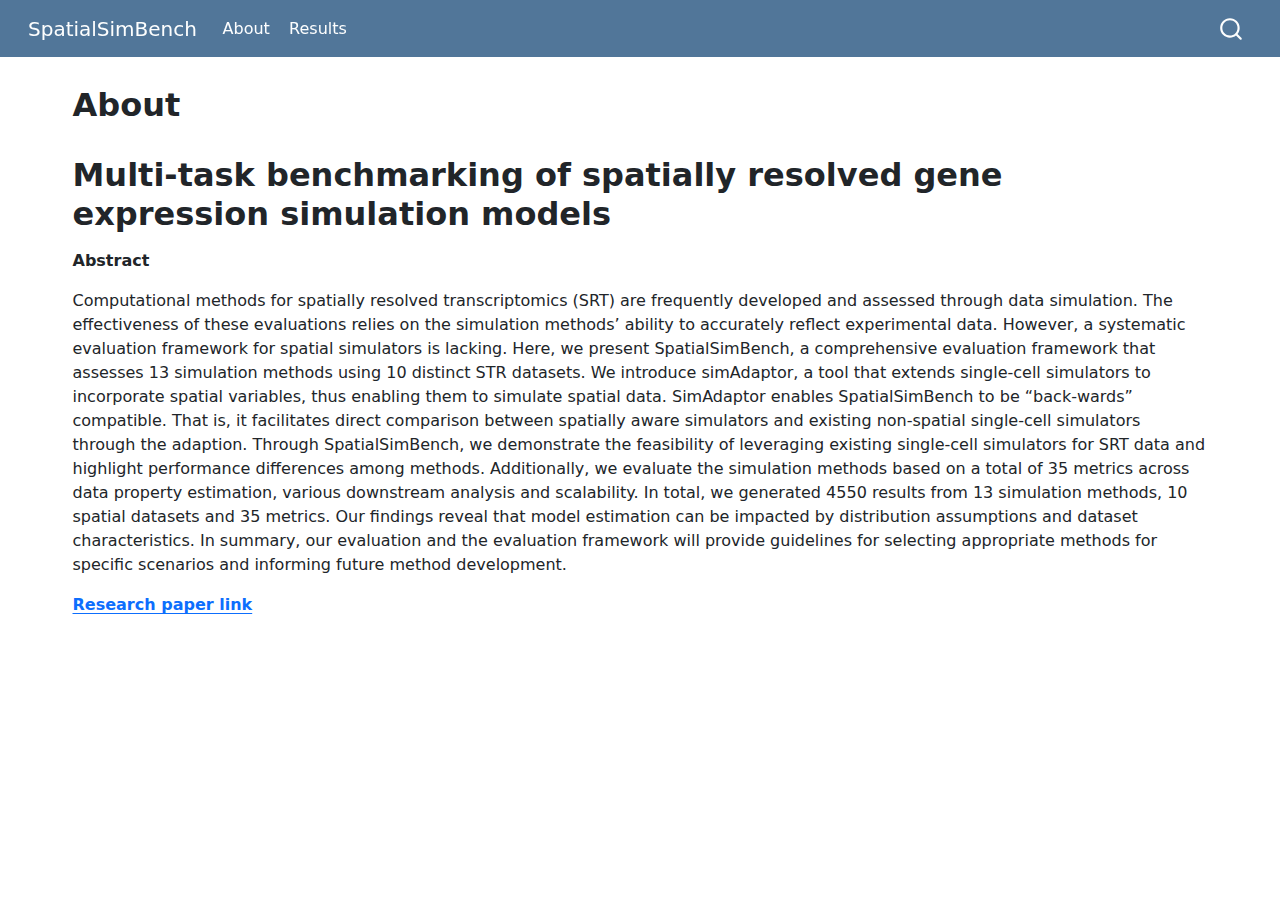
<file: docs/index.html>
<!DOCTYPE html>
<html xmlns="http://www.w3.org/1999/xhtml" lang="en" xml:lang="en"><head>

<meta charset="utf-8">
<meta name="generator" content="quarto-1.5.55">

<meta name="viewport" content="width=device-width, initial-scale=1.0, user-scalable=yes">


<title>About – SpatialSimBench</title>
<style>
code{white-space: pre-wrap;}
span.smallcaps{font-variant: small-caps;}
div.columns{display: flex; gap: min(4vw, 1.5em);}
div.column{flex: auto; overflow-x: auto;}
div.hanging-indent{margin-left: 1.5em; text-indent: -1.5em;}
ul.task-list{list-style: none;}
ul.task-list li input[type="checkbox"] {
  width: 0.8em;
  margin: 0 0.8em 0.2em -1em; /* quarto-specific, see https://github.com/quarto-dev/quarto-cli/issues/4556 */ 
  vertical-align: middle;
}
</style>


<script src="site_libs/quarto-nav/quarto-nav.js"></script>
<script src="site_libs/quarto-nav/headroom.min.js"></script>
<script src="site_libs/clipboard/clipboard.min.js"></script>
<script src="site_libs/quarto-search/autocomplete.umd.js"></script>
<script src="site_libs/quarto-search/fuse.min.js"></script>
<script src="site_libs/quarto-search/quarto-search.js"></script>
<meta name="quarto:offset" content="./">
<script src="site_libs/quarto-html/quarto.js"></script>
<script src="site_libs/quarto-html/popper.min.js"></script>
<script src="site_libs/quarto-html/tippy.umd.min.js"></script>
<script src="site_libs/quarto-html/anchor.min.js"></script>
<link href="site_libs/quarto-html/tippy.css" rel="stylesheet">
<link href="site_libs/quarto-html/quarto-syntax-highlighting.css" rel="stylesheet" id="quarto-text-highlighting-styles">
<script src="site_libs/bootstrap/bootstrap.min.js"></script>
<link href="site_libs/bootstrap/bootstrap-icons.css" rel="stylesheet">
<link href="site_libs/bootstrap/bootstrap.min.css" rel="stylesheet" id="quarto-bootstrap" data-mode="light">
<script id="quarto-search-options" type="application/json">{
  "location": "navbar",
  "copy-button": false,
  "collapse-after": 3,
  "panel-placement": "end",
  "type": "overlay",
  "limit": 50,
  "keyboard-shortcut": [
    "f",
    "/",
    "s"
  ],
  "show-item-context": false,
  "language": {
    "search-no-results-text": "No results",
    "search-matching-documents-text": "matching documents",
    "search-copy-link-title": "Copy link to search",
    "search-hide-matches-text": "Hide additional matches",
    "search-more-match-text": "more match in this document",
    "search-more-matches-text": "more matches in this document",
    "search-clear-button-title": "Clear",
    "search-text-placeholder": "",
    "search-detached-cancel-button-title": "Cancel",
    "search-submit-button-title": "Submit",
    "search-label": "Search"
  }
}</script>


</head>

<body class="nav-fixed">

<div id="quarto-search-results"></div>
  <header id="quarto-header" class="headroom fixed-top">
    <nav class="navbar navbar-expand-lg " data-bs-theme="dark">
      <div class="navbar-container container-fluid">
      <div class="navbar-brand-container mx-auto">
    <a class="navbar-brand" href="./index.html">
    <span class="navbar-title">SpatialSimBench</span>
    </a>
  </div>
            <div id="quarto-search" class="" title="Search"></div>
          <button class="navbar-toggler" type="button" data-bs-toggle="collapse" data-bs-target="#navbarCollapse" aria-controls="navbarCollapse" role="menu" aria-expanded="false" aria-label="Toggle navigation" onclick="if (window.quartoToggleHeadroom) { window.quartoToggleHeadroom(); }">
  <span class="navbar-toggler-icon"></span>
</button>
          <div class="collapse navbar-collapse" id="navbarCollapse">
            <ul class="navbar-nav navbar-nav-scroll me-auto">
  <li class="nav-item">
    <a class="nav-link active" href="./index.html" aria-current="page"> 
<span class="menu-text">About</span></a>
  </li>  
  <li class="nav-item">
    <a class="nav-link" href="./results/index.html"> 
<span class="menu-text">Results</span></a>
  </li>  
</ul>
          </div> <!-- /navcollapse -->
            <div class="quarto-navbar-tools">
</div>
      </div> <!-- /container-fluid -->
    </nav>
</header>
<!-- content -->
<div id="quarto-content" class="quarto-container page-columns page-rows-contents page-layout-full page-navbar">
<!-- sidebar -->
<!-- margin-sidebar -->
    
<!-- main -->
<main class="content column-page" id="quarto-document-content">

<header id="title-block-header" class="quarto-title-block default">
<div class="quarto-title">
<h1 class="title">About</h1>
</div>



<div class="quarto-title-meta column-page">

    
  
    
  </div>
  


</header>


<section id="multi-task-benchmarking-of-spatially-resolved-gene-expression-simulation-models" class="level1">
<h1>Multi-task benchmarking of spatially resolved gene expression simulation models</h1>
<p><strong>Abstract</strong></p>
<p>Computational methods for spatially resolved transcriptomics (SRT) are frequently developed and assessed through data simulation. The effectiveness of these evaluations relies on the simulation methods’ ability to accurately reflect experimental data. However, a systematic evaluation framework for spatial simulators is lacking. Here, we present SpatialSimBench, a comprehensive evaluation framework that assesses 13 simulation methods using 10 distinct STR datasets. We introduce simAdaptor, a tool that extends single-cell simulators to incorporate spatial variables, thus enabling them to simulate spatial data. SimAdaptor enables SpatialSimBench to be “back-wards” compatible. That is, it facilitates direct comparison between spatially aware simulators and existing non-spatial single-cell simulators through the adaption. Through SpatialSimBench, we demonstrate the feasibility of leveraging existing single-cell simulators for SRT data and highlight performance differences among methods. Additionally, we evaluate the simulation methods based on a total of 35 metrics across data property estimation, various downstream analysis and scalability. In total, we generated 4550 results from 13 simulation methods, 10 spatial datasets and 35 metrics. Our findings reveal that model estimation can be impacted by distribution assumptions and dataset characteristics. In summary, our evaluation and the evaluation framework will provide guidelines for selecting appropriate methods for specific scenarios and informing future method development.</p>
<p><a href="https://www.biorxiv.org/content/10.1101/2024.05.29.596418v1"><strong>Research paper link</strong></a></p>


</section>

</main> <!-- /main -->
<script id="quarto-html-after-body" type="application/javascript">
window.document.addEventListener("DOMContentLoaded", function (event) {
  const toggleBodyColorMode = (bsSheetEl) => {
    const mode = bsSheetEl.getAttribute("data-mode");
    const bodyEl = window.document.querySelector("body");
    if (mode === "dark") {
      bodyEl.classList.add("quarto-dark");
      bodyEl.classList.remove("quarto-light");
    } else {
      bodyEl.classList.add("quarto-light");
      bodyEl.classList.remove("quarto-dark");
    }
  }
  const toggleBodyColorPrimary = () => {
    const bsSheetEl = window.document.querySelector("link#quarto-bootstrap");
    if (bsSheetEl) {
      toggleBodyColorMode(bsSheetEl);
    }
  }
  toggleBodyColorPrimary();  
  const icon = "";
  const anchorJS = new window.AnchorJS();
  anchorJS.options = {
    placement: 'right',
    icon: icon
  };
  anchorJS.add('.anchored');
  const isCodeAnnotation = (el) => {
    for (const clz of el.classList) {
      if (clz.startsWith('code-annotation-')) {                     
        return true;
      }
    }
    return false;
  }
  const onCopySuccess = function(e) {
    // button target
    const button = e.trigger;
    // don't keep focus
    button.blur();
    // flash "checked"
    button.classList.add('code-copy-button-checked');
    var currentTitle = button.getAttribute("title");
    button.setAttribute("title", "Copied!");
    let tooltip;
    if (window.bootstrap) {
      button.setAttribute("data-bs-toggle", "tooltip");
      button.setAttribute("data-bs-placement", "left");
      button.setAttribute("data-bs-title", "Copied!");
      tooltip = new bootstrap.Tooltip(button, 
        { trigger: "manual", 
          customClass: "code-copy-button-tooltip",
          offset: [0, -8]});
      tooltip.show();    
    }
    setTimeout(function() {
      if (tooltip) {
        tooltip.hide();
        button.removeAttribute("data-bs-title");
        button.removeAttribute("data-bs-toggle");
        button.removeAttribute("data-bs-placement");
      }
      button.setAttribute("title", currentTitle);
      button.classList.remove('code-copy-button-checked');
    }, 1000);
    // clear code selection
    e.clearSelection();
  }
  const getTextToCopy = function(trigger) {
      const codeEl = trigger.previousElementSibling.cloneNode(true);
      for (const childEl of codeEl.children) {
        if (isCodeAnnotation(childEl)) {
          childEl.remove();
        }
      }
      return codeEl.innerText;
  }
  const clipboard = new window.ClipboardJS('.code-copy-button:not([data-in-quarto-modal])', {
    text: getTextToCopy
  });
  clipboard.on('success', onCopySuccess);
  if (window.document.getElementById('quarto-embedded-source-code-modal')) {
    // For code content inside modals, clipBoardJS needs to be initialized with a container option
    // TODO: Check when it could be a function (https://github.com/zenorocha/clipboard.js/issues/860)
    const clipboardModal = new window.ClipboardJS('.code-copy-button[data-in-quarto-modal]', {
      text: getTextToCopy,
      container: window.document.getElementById('quarto-embedded-source-code-modal')
    });
    clipboardModal.on('success', onCopySuccess);
  }
    var localhostRegex = new RegExp(/^(?:http|https):\/\/localhost\:?[0-9]*\//);
    var mailtoRegex = new RegExp(/^mailto:/);
      var filterRegex = new RegExp('/' + window.location.host + '/');
    var isInternal = (href) => {
        return filterRegex.test(href) || localhostRegex.test(href) || mailtoRegex.test(href);
    }
    // Inspect non-navigation links and adorn them if external
 	var links = window.document.querySelectorAll('a[href]:not(.nav-link):not(.navbar-brand):not(.toc-action):not(.sidebar-link):not(.sidebar-item-toggle):not(.pagination-link):not(.no-external):not([aria-hidden]):not(.dropdown-item):not(.quarto-navigation-tool):not(.about-link)');
    for (var i=0; i<links.length; i++) {
      const link = links[i];
      if (!isInternal(link.href)) {
        // undo the damage that might have been done by quarto-nav.js in the case of
        // links that we want to consider external
        if (link.dataset.originalHref !== undefined) {
          link.href = link.dataset.originalHref;
        }
      }
    }
  function tippyHover(el, contentFn, onTriggerFn, onUntriggerFn) {
    const config = {
      allowHTML: true,
      maxWidth: 500,
      delay: 100,
      arrow: false,
      appendTo: function(el) {
          return el.parentElement;
      },
      interactive: true,
      interactiveBorder: 10,
      theme: 'quarto',
      placement: 'bottom-start',
    };
    if (contentFn) {
      config.content = contentFn;
    }
    if (onTriggerFn) {
      config.onTrigger = onTriggerFn;
    }
    if (onUntriggerFn) {
      config.onUntrigger = onUntriggerFn;
    }
    window.tippy(el, config); 
  }
  const noterefs = window.document.querySelectorAll('a[role="doc-noteref"]');
  for (var i=0; i<noterefs.length; i++) {
    const ref = noterefs[i];
    tippyHover(ref, function() {
      // use id or data attribute instead here
      let href = ref.getAttribute('data-footnote-href') || ref.getAttribute('href');
      try { href = new URL(href).hash; } catch {}
      const id = href.replace(/^#\/?/, "");
      const note = window.document.getElementById(id);
      if (note) {
        return note.innerHTML;
      } else {
        return "";
      }
    });
  }
  const xrefs = window.document.querySelectorAll('a.quarto-xref');
  const processXRef = (id, note) => {
    // Strip column container classes
    const stripColumnClz = (el) => {
      el.classList.remove("page-full", "page-columns");
      if (el.children) {
        for (const child of el.children) {
          stripColumnClz(child);
        }
      }
    }
    stripColumnClz(note)
    if (id === null || id.startsWith('sec-')) {
      // Special case sections, only their first couple elements
      const container = document.createElement("div");
      if (note.children && note.children.length > 2) {
        container.appendChild(note.children[0].cloneNode(true));
        for (let i = 1; i < note.children.length; i++) {
          const child = note.children[i];
          if (child.tagName === "P" && child.innerText === "") {
            continue;
          } else {
            container.appendChild(child.cloneNode(true));
            break;
          }
        }
        if (window.Quarto?.typesetMath) {
          window.Quarto.typesetMath(container);
        }
        return container.innerHTML
      } else {
        if (window.Quarto?.typesetMath) {
          window.Quarto.typesetMath(note);
        }
        return note.innerHTML;
      }
    } else {
      // Remove any anchor links if they are present
      const anchorLink = note.querySelector('a.anchorjs-link');
      if (anchorLink) {
        anchorLink.remove();
      }
      if (window.Quarto?.typesetMath) {
        window.Quarto.typesetMath(note);
      }
      // TODO in 1.5, we should make sure this works without a callout special case
      if (note.classList.contains("callout")) {
        return note.outerHTML;
      } else {
        return note.innerHTML;
      }
    }
  }
  for (var i=0; i<xrefs.length; i++) {
    const xref = xrefs[i];
    tippyHover(xref, undefined, function(instance) {
      instance.disable();
      let url = xref.getAttribute('href');
      let hash = undefined; 
      if (url.startsWith('#')) {
        hash = url;
      } else {
        try { hash = new URL(url).hash; } catch {}
      }
      if (hash) {
        const id = hash.replace(/^#\/?/, "");
        const note = window.document.getElementById(id);
        if (note !== null) {
          try {
            const html = processXRef(id, note.cloneNode(true));
            instance.setContent(html);
          } finally {
            instance.enable();
            instance.show();
          }
        } else {
          // See if we can fetch this
          fetch(url.split('#')[0])
          .then(res => res.text())
          .then(html => {
            const parser = new DOMParser();
            const htmlDoc = parser.parseFromString(html, "text/html");
            const note = htmlDoc.getElementById(id);
            if (note !== null) {
              const html = processXRef(id, note);
              instance.setContent(html);
            } 
          }).finally(() => {
            instance.enable();
            instance.show();
          });
        }
      } else {
        // See if we can fetch a full url (with no hash to target)
        // This is a special case and we should probably do some content thinning / targeting
        fetch(url)
        .then(res => res.text())
        .then(html => {
          const parser = new DOMParser();
          const htmlDoc = parser.parseFromString(html, "text/html");
          const note = htmlDoc.querySelector('main.content');
          if (note !== null) {
            // This should only happen for chapter cross references
            // (since there is no id in the URL)
            // remove the first header
            if (note.children.length > 0 && note.children[0].tagName === "HEADER") {
              note.children[0].remove();
            }
            const html = processXRef(null, note);
            instance.setContent(html);
          } 
        }).finally(() => {
          instance.enable();
          instance.show();
        });
      }
    }, function(instance) {
    });
  }
      let selectedAnnoteEl;
      const selectorForAnnotation = ( cell, annotation) => {
        let cellAttr = 'data-code-cell="' + cell + '"';
        let lineAttr = 'data-code-annotation="' +  annotation + '"';
        const selector = 'span[' + cellAttr + '][' + lineAttr + ']';
        return selector;
      }
      const selectCodeLines = (annoteEl) => {
        const doc = window.document;
        const targetCell = annoteEl.getAttribute("data-target-cell");
        const targetAnnotation = annoteEl.getAttribute("data-target-annotation");
        const annoteSpan = window.document.querySelector(selectorForAnnotation(targetCell, targetAnnotation));
        const lines = annoteSpan.getAttribute("data-code-lines").split(",");
        const lineIds = lines.map((line) => {
          return targetCell + "-" + line;
        })
        let top = null;
        let height = null;
        let parent = null;
        if (lineIds.length > 0) {
            //compute the position of the single el (top and bottom and make a div)
            const el = window.document.getElementById(lineIds[0]);
            top = el.offsetTop;
            height = el.offsetHeight;
            parent = el.parentElement.parentElement;
          if (lineIds.length > 1) {
            const lastEl = window.document.getElementById(lineIds[lineIds.length - 1]);
            const bottom = lastEl.offsetTop + lastEl.offsetHeight;
            height = bottom - top;
          }
          if (top !== null && height !== null && parent !== null) {
            // cook up a div (if necessary) and position it 
            let div = window.document.getElementById("code-annotation-line-highlight");
            if (div === null) {
              div = window.document.createElement("div");
              div.setAttribute("id", "code-annotation-line-highlight");
              div.style.position = 'absolute';
              parent.appendChild(div);
            }
            div.style.top = top - 2 + "px";
            div.style.height = height + 4 + "px";
            div.style.left = 0;
            let gutterDiv = window.document.getElementById("code-annotation-line-highlight-gutter");
            if (gutterDiv === null) {
              gutterDiv = window.document.createElement("div");
              gutterDiv.setAttribute("id", "code-annotation-line-highlight-gutter");
              gutterDiv.style.position = 'absolute';
              const codeCell = window.document.getElementById(targetCell);
              const gutter = codeCell.querySelector('.code-annotation-gutter');
              gutter.appendChild(gutterDiv);
            }
            gutterDiv.style.top = top - 2 + "px";
            gutterDiv.style.height = height + 4 + "px";
          }
          selectedAnnoteEl = annoteEl;
        }
      };
      const unselectCodeLines = () => {
        const elementsIds = ["code-annotation-line-highlight", "code-annotation-line-highlight-gutter"];
        elementsIds.forEach((elId) => {
          const div = window.document.getElementById(elId);
          if (div) {
            div.remove();
          }
        });
        selectedAnnoteEl = undefined;
      };
        // Handle positioning of the toggle
    window.addEventListener(
      "resize",
      throttle(() => {
        elRect = undefined;
        if (selectedAnnoteEl) {
          selectCodeLines(selectedAnnoteEl);
        }
      }, 10)
    );
    function throttle(fn, ms) {
    let throttle = false;
    let timer;
      return (...args) => {
        if(!throttle) { // first call gets through
            fn.apply(this, args);
            throttle = true;
        } else { // all the others get throttled
            if(timer) clearTimeout(timer); // cancel #2
            timer = setTimeout(() => {
              fn.apply(this, args);
              timer = throttle = false;
            }, ms);
        }
      };
    }
      // Attach click handler to the DT
      const annoteDls = window.document.querySelectorAll('dt[data-target-cell]');
      for (const annoteDlNode of annoteDls) {
        annoteDlNode.addEventListener('click', (event) => {
          const clickedEl = event.target;
          if (clickedEl !== selectedAnnoteEl) {
            unselectCodeLines();
            const activeEl = window.document.querySelector('dt[data-target-cell].code-annotation-active');
            if (activeEl) {
              activeEl.classList.remove('code-annotation-active');
            }
            selectCodeLines(clickedEl);
            clickedEl.classList.add('code-annotation-active');
          } else {
            // Unselect the line
            unselectCodeLines();
            clickedEl.classList.remove('code-annotation-active');
          }
        });
      }
  const findCites = (el) => {
    const parentEl = el.parentElement;
    if (parentEl) {
      const cites = parentEl.dataset.cites;
      if (cites) {
        return {
          el,
          cites: cites.split(' ')
        };
      } else {
        return findCites(el.parentElement)
      }
    } else {
      return undefined;
    }
  };
  var bibliorefs = window.document.querySelectorAll('a[role="doc-biblioref"]');
  for (var i=0; i<bibliorefs.length; i++) {
    const ref = bibliorefs[i];
    const citeInfo = findCites(ref);
    if (citeInfo) {
      tippyHover(citeInfo.el, function() {
        var popup = window.document.createElement('div');
        citeInfo.cites.forEach(function(cite) {
          var citeDiv = window.document.createElement('div');
          citeDiv.classList.add('hanging-indent');
          citeDiv.classList.add('csl-entry');
          var biblioDiv = window.document.getElementById('ref-' + cite);
          if (biblioDiv) {
            citeDiv.innerHTML = biblioDiv.innerHTML;
          }
          popup.appendChild(citeDiv);
        });
        return popup.innerHTML;
      });
    }
  }
});
</script>
</div> <!-- /content -->




</body></html>
</file>
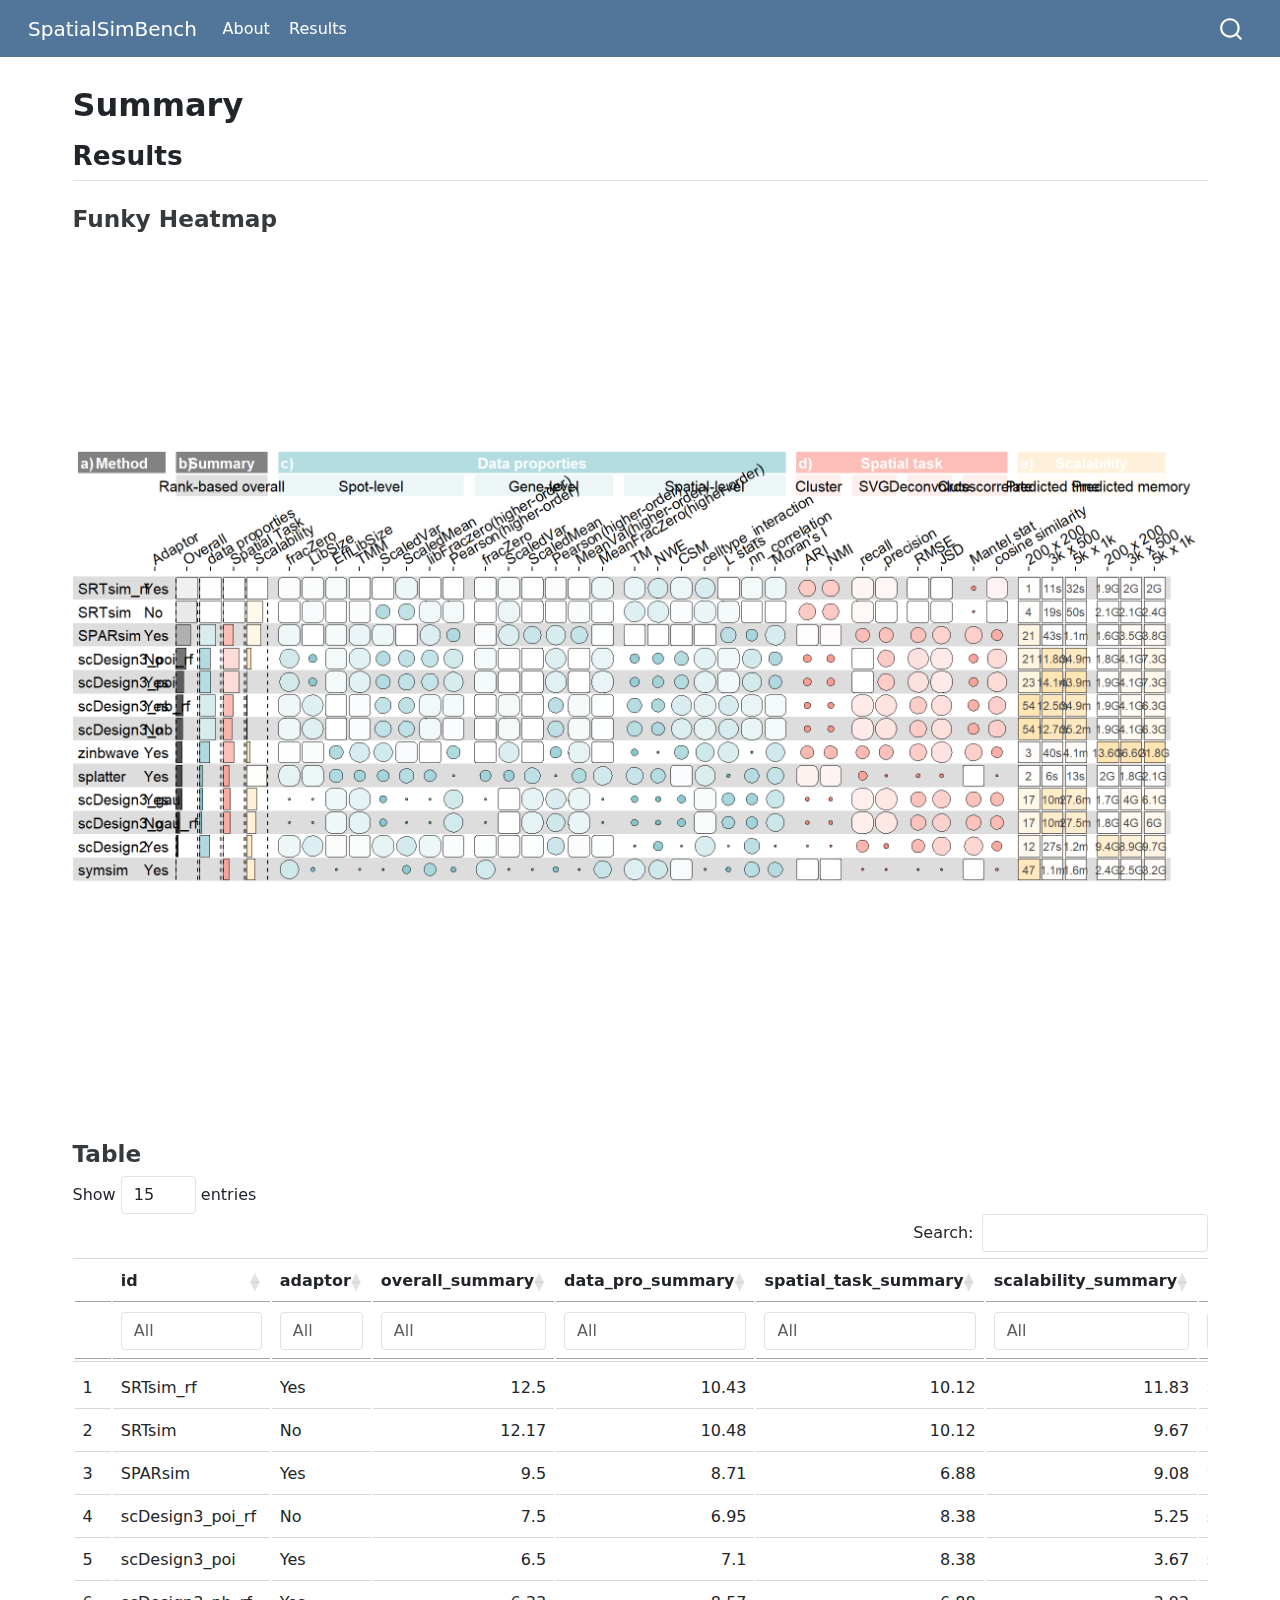
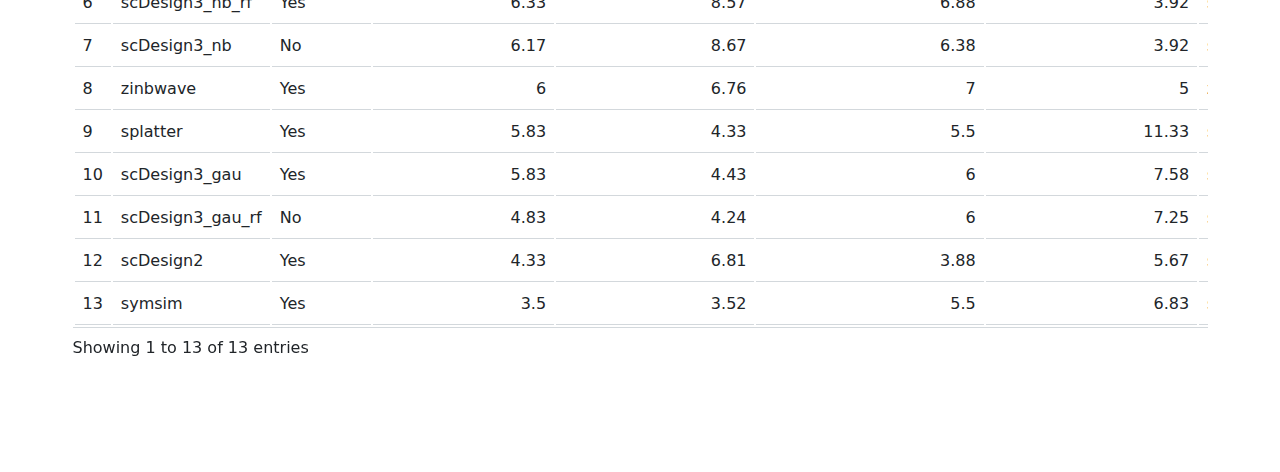
<file: docs/results/index.html>
<!DOCTYPE html>
<html xmlns="http://www.w3.org/1999/xhtml" lang="en" xml:lang="en"><head>
<meta http-equiv="Content-Type" content="text/html; charset=UTF-8">
<meta charset="utf-8">
<meta name="generator" content="quarto-1.5.55">
<meta name="viewport" content="width=device-width, initial-scale=1.0, user-scalable=yes">
<title>Summary – SpatialSimBench</title>
<style>
code{white-space: pre-wrap;}
span.smallcaps{font-variant: small-caps;}
div.columns{display: flex; gap: min(4vw, 1.5em);}
div.column{flex: auto; overflow-x: auto;}
div.hanging-indent{margin-left: 1.5em; text-indent: -1.5em;}
ul.task-list{list-style: none;}
ul.task-list li input[type="checkbox"] {
  width: 0.8em;
  margin: 0 0.8em 0.2em -1em; /* quarto-specific, see https://github.com/quarto-dev/quarto-cli/issues/4556 */ 
  vertical-align: middle;
}
</style>

<script src="../site_libs/quarto-nav/quarto-nav.js"></script>
<script src="../site_libs/quarto-nav/headroom.min.js"></script>
<script src="../site_libs/clipboard/clipboard.min.js"></script>
<script src="../site_libs/quarto-search/autocomplete.umd.js"></script>
<script src="../site_libs/quarto-search/fuse.min.js"></script>
<script src="../site_libs/quarto-search/quarto-search.js"></script>
<meta name="quarto:offset" content="../">
<script src="../site_libs/quarto-html/quarto.js"></script>
<script src="../site_libs/quarto-html/popper.min.js"></script>
<script src="../site_libs/quarto-html/tippy.umd.min.js"></script>
<script src="../site_libs/quarto-html/anchor.min.js"></script>
<link href="../site_libs/quarto-html/tippy.css" rel="stylesheet">
<link href="../site_libs/quarto-html/quarto-syntax-highlighting.css" rel="stylesheet" id="quarto-text-highlighting-styles">
<script src="../site_libs/bootstrap/bootstrap.min.js"></script>
<link href="../site_libs/bootstrap/bootstrap-icons.css" rel="stylesheet">
<link href="../site_libs/bootstrap/bootstrap.min.css" rel="stylesheet" id="quarto-bootstrap" data-mode="light"><script id="quarto-search-options" type="application/json">{
  "location": "navbar",
  "copy-button": false,
  "collapse-after": 3,
  "panel-placement": "end",
  "type": "overlay",
  "limit": 50,
  "keyboard-shortcut": [
    "f",
    "/",
    "s"
  ],
  "show-item-context": false,
  "language": {
    "search-no-results-text": "No results",
    "search-matching-documents-text": "matching documents",
    "search-copy-link-title": "Copy link to search",
    "search-hide-matches-text": "Hide additional matches",
    "search-more-match-text": "more match in this document",
    "search-more-matches-text": "more matches in this document",
    "search-clear-button-title": "Clear",
    "search-text-placeholder": "",
    "search-detached-cancel-button-title": "Cancel",
    "search-submit-button-title": "Submit",
    "search-label": "Search"
  }
}</script><link href="../site_libs/htmltools-fill-0.5.8.1/fill.css" rel="stylesheet">
<script src="../site_libs/htmlwidgets-1.6.4/htmlwidgets.js"></script><link href="../site_libs/datatables-css-0.0.0/datatables-crosstalk.css" rel="stylesheet">
<script src="../site_libs/datatables-binding-0.33/datatables.js"></script><script src="../site_libs/jquery-3.6.0/jquery-3.6.0.min.js"></script><link href="../site_libs/dt-core-bootstrap-1.13.6/css/dataTables.bootstrap.min.css" rel="stylesheet">
<link href="../site_libs/dt-core-bootstrap-1.13.6/css/dataTables.bootstrap.extra.css" rel="stylesheet">
<script src="../site_libs/dt-core-bootstrap-1.13.6/js/jquery.dataTables.min.js"></script><script src="../site_libs/dt-core-bootstrap-1.13.6/js/dataTables.bootstrap.min.js"></script><link href="../site_libs/nouislider-7.0.10/jquery.nouislider.min.css" rel="stylesheet">
<script src="../site_libs/nouislider-7.0.10/jquery.nouislider.min.js"></script><link href="../site_libs/selectize-0.12.0/selectize.bootstrap3.css" rel="stylesheet">
<script src="../site_libs/selectize-0.12.0/selectize.min.js"></script><link href="../site_libs/crosstalk-1.2.1/css/crosstalk.min.css" rel="stylesheet">
<script src="../site_libs/crosstalk-1.2.1/js/crosstalk.min.js"></script>
</head>
<body class="nav-fixed">

<div id="quarto-search-results"></div>
  <header id="quarto-header" class="headroom fixed-top"><nav class="navbar navbar-expand-lg " data-bs-theme="dark"><div class="navbar-container container-fluid">
      <div class="navbar-brand-container mx-auto">
    <a class="navbar-brand" href="../index.html">
    <span class="navbar-title">SpatialSimBench</span>
    </a>
  </div>
            <div id="quarto-search" class="" title="Search"></div>
          <button class="navbar-toggler" type="button" data-bs-toggle="collapse" data-bs-target="#navbarCollapse" aria-controls="navbarCollapse" role="menu" aria-expanded="false" aria-label="Toggle navigation" onclick="if (window.quartoToggleHeadroom) { window.quartoToggleHeadroom(); }">
  <span class="navbar-toggler-icon"></span>
</button>
          <div class="collapse navbar-collapse" id="navbarCollapse">
            <ul class="navbar-nav navbar-nav-scroll me-auto">
<li class="nav-item">
    <a class="nav-link" href="../index.html"> 
<span class="menu-text">About</span></a>
  </li>  
  <li class="nav-item">
    <a class="nav-link active" href="../results/index.html" aria-current="page"> 
<span class="menu-text">Results</span></a>
  </li>  
</ul>
</div> <!-- /navcollapse -->
            <div class="quarto-navbar-tools">
</div>
      </div> <!-- /container-fluid -->
    </nav></header><!-- content --><div id="quarto-content" class="quarto-container page-columns page-rows-contents page-layout-full page-navbar">
<!-- sidebar -->
<!-- margin-sidebar -->
    
<!-- main -->
<main class="content column-page" id="quarto-document-content"><header id="title-block-header" class="quarto-title-block default"><div class="quarto-title">
<h1 class="title">Summary</h1>
</div>



<div class="quarto-title-meta column-page">

    
  
    
  </div>
  


</header><section id="results" class="level2"><h2 class="anchored" data-anchor-id="results">Results</h2>
<section id="funky-heatmap" class="level3"><h3 class="anchored" data-anchor-id="funky-heatmap">Funky Heatmap</h3>
<div class="cell">
<div class="cell-output-display">
<div>
<figure class="figure"><p><img src="index_files/figure-html/unnamed-chunk-3-1.png" class="img-fluid figure-img" width="1152"></p>
</figure>
</div>
</div>
</div>
</section><section id="table" class="level3"><h3 class="anchored" data-anchor-id="table">Table</h3>
<div class="cell">
<div class="cell-output-display">
<div class="datatables html-widget html-fill-item" id="htmlwidget-2e3c681e446b57bccdd6" style="width:100%;height:auto;"></div>
<script type="application/json" data-for="htmlwidget-2e3c681e446b57bccdd6">{"x":{"style":"bootstrap","filter":"top","vertical":false,"filterHTML":"<tr>\n  <td><\/td>\n  <td data-type=\"character\" style=\"vertical-align: top;\">\n    <div class=\"form-group has-feedback\" style=\"margin-bottom: auto;\">\n      <input type=\"search\" placeholder=\"All\" class=\"form-control\" style=\"width: 100%;\"/>\n      <span class=\"glyphicon glyphicon-remove-circle form-control-feedback\"><\/span>\n    <\/div>\n  <\/td>\n  <td data-type=\"character\" style=\"vertical-align: top;\">\n    <div class=\"form-group has-feedback\" style=\"margin-bottom: auto;\">\n      <input type=\"search\" placeholder=\"All\" class=\"form-control\" style=\"width: 100%;\"/>\n      <span class=\"glyphicon glyphicon-remove-circle form-control-feedback\"><\/span>\n    <\/div>\n  <\/td>\n  <td data-type=\"number\" style=\"vertical-align: top;\">\n    <div class=\"form-group has-feedback\" style=\"margin-bottom: auto;\">\n      <input type=\"search\" placeholder=\"All\" class=\"form-control\" style=\"width: 100%;\"/>\n      <span class=\"glyphicon glyphicon-remove-circle form-control-feedback\"><\/span>\n    <\/div>\n    <div style=\"display: none;position: absolute;width: 200px;opacity: 1\">\n      <div data-min=\"3.5\" data-max=\"12.5\" data-scale=\"2\"><\/div>\n      <span style=\"float: left;\"><\/span>\n      <span style=\"float: right;\"><\/span>\n    <\/div>\n  <\/td>\n  <td data-type=\"number\" style=\"vertical-align: top;\">\n    <div class=\"form-group has-feedback\" style=\"margin-bottom: auto;\">\n      <input type=\"search\" placeholder=\"All\" class=\"form-control\" style=\"width: 100%;\"/>\n      <span class=\"glyphicon glyphicon-remove-circle form-control-feedback\"><\/span>\n    <\/div>\n    <div style=\"display: none;position: absolute;width: 200px;opacity: 1\">\n      <div data-min=\"3.52\" data-max=\"10.48\" data-scale=\"2\"><\/div>\n      <span style=\"float: left;\"><\/span>\n      <span style=\"float: right;\"><\/span>\n    <\/div>\n  <\/td>\n  <td data-type=\"number\" style=\"vertical-align: top;\">\n    <div class=\"form-group has-feedback\" style=\"margin-bottom: auto;\">\n      <input type=\"search\" placeholder=\"All\" class=\"form-control\" style=\"width: 100%;\"/>\n      <span class=\"glyphicon glyphicon-remove-circle form-control-feedback\"><\/span>\n    <\/div>\n    <div style=\"display: none;position: absolute;width: 200px;opacity: 1\">\n      <div data-min=\"3.88\" data-max=\"10.12\" data-scale=\"2\"><\/div>\n      <span style=\"float: left;\"><\/span>\n      <span style=\"float: right;\"><\/span>\n    <\/div>\n  <\/td>\n  <td data-type=\"number\" style=\"vertical-align: top;\">\n    <div class=\"form-group has-feedback\" style=\"margin-bottom: auto;\">\n      <input type=\"search\" placeholder=\"All\" class=\"form-control\" style=\"width: 100%;\"/>\n      <span class=\"glyphicon glyphicon-remove-circle form-control-feedback\"><\/span>\n    <\/div>\n    <div style=\"display: none;position: absolute;width: 200px;opacity: 1\">\n      <div data-min=\"3.67\" data-max=\"11.83\" data-scale=\"2\"><\/div>\n      <span style=\"float: left;\"><\/span>\n      <span style=\"float: right;\"><\/span>\n    <\/div>\n  <\/td>\n  <td data-type=\"character\" style=\"vertical-align: top;\">\n    <div class=\"form-group has-feedback\" style=\"margin-bottom: auto;\">\n      <input type=\"search\" placeholder=\"All\" class=\"form-control\" style=\"width: 100%;\"/>\n      <span class=\"glyphicon glyphicon-remove-circle form-control-feedback\"><\/span>\n    <\/div>\n  <\/td>\n  <td data-type=\"number\" style=\"vertical-align: top;\">\n    <div class=\"form-group has-feedback\" style=\"margin-bottom: auto;\">\n      <input type=\"search\" placeholder=\"All\" class=\"form-control\" style=\"width: 100%;\"/>\n      <span class=\"glyphicon glyphicon-remove-circle form-control-feedback\"><\/span>\n    <\/div>\n    <div style=\"display: none;position: absolute;width: 200px;opacity: 1\">\n      <div data-min=\"-71.41\" data-max=\"3.32\" data-scale=\"2\"><\/div>\n      <span style=\"float: left;\"><\/span>\n      <span style=\"float: right;\"><\/span>\n    <\/div>\n  <\/td>\n  <td data-type=\"number\" style=\"vertical-align: top;\">\n    <div class=\"form-group has-feedback\" style=\"margin-bottom: auto;\">\n      <input type=\"search\" placeholder=\"All\" class=\"form-control\" style=\"width: 100%;\"/>\n      <span class=\"glyphicon glyphicon-remove-circle form-control-feedback\"><\/span>\n    <\/div>\n    <div style=\"display: none;position: absolute;width: 200px;opacity: 1\">\n      <div data-min=\"-23.24\" data-max=\"1.29\" data-scale=\"2\"><\/div>\n      <span style=\"float: left;\"><\/span>\n      <span style=\"float: right;\"><\/span>\n    <\/div>\n  <\/td>\n  <td data-type=\"number\" style=\"vertical-align: top;\">\n    <div class=\"form-group has-feedback\" style=\"margin-bottom: auto;\">\n      <input type=\"search\" placeholder=\"All\" class=\"form-control\" style=\"width: 100%;\"/>\n      <span class=\"glyphicon glyphicon-remove-circle form-control-feedback\"><\/span>\n    <\/div>\n    <div style=\"display: none;position: absolute;width: 200px;opacity: 1\">\n      <div data-min=\"-43.35\" data-max=\"-1.4\" data-scale=\"2\"><\/div>\n      <span style=\"float: left;\"><\/span>\n      <span style=\"float: right;\"><\/span>\n    <\/div>\n  <\/td>\n  <td data-type=\"number\" style=\"vertical-align: top;\">\n    <div class=\"form-group has-feedback\" style=\"margin-bottom: auto;\">\n      <input type=\"search\" placeholder=\"All\" class=\"form-control\" style=\"width: 100%;\"/>\n      <span class=\"glyphicon glyphicon-remove-circle form-control-feedback\"><\/span>\n    <\/div>\n    <div style=\"display: none;position: absolute;width: 200px;opacity: 1\">\n      <div data-min=\"-24.37\" data-max=\"-0.5\" data-scale=\"2\"><\/div>\n      <span style=\"float: left;\"><\/span>\n      <span style=\"float: right;\"><\/span>\n    <\/div>\n  <\/td>\n  <td data-type=\"number\" style=\"vertical-align: top;\">\n    <div class=\"form-group has-feedback\" style=\"margin-bottom: auto;\">\n      <input type=\"search\" placeholder=\"All\" class=\"form-control\" style=\"width: 100%;\"/>\n      <span class=\"glyphicon glyphicon-remove-circle form-control-feedback\"><\/span>\n    <\/div>\n    <div style=\"display: none;position: absolute;width: 200px;opacity: 1\">\n      <div data-min=\"-62.78\" data-max=\"-22.09\" data-scale=\"2\"><\/div>\n      <span style=\"float: left;\"><\/span>\n      <span style=\"float: right;\"><\/span>\n    <\/div>\n  <\/td>\n  <td data-type=\"number\" style=\"vertical-align: top;\">\n    <div class=\"form-group has-feedback\" style=\"margin-bottom: auto;\">\n      <input type=\"search\" placeholder=\"All\" class=\"form-control\" style=\"width: 100%;\"/>\n      <span class=\"glyphicon glyphicon-remove-circle form-control-feedback\"><\/span>\n    <\/div>\n    <div style=\"display: none;position: absolute;width: 200px;opacity: 1\">\n      <div data-min=\"-5.88\" data-max=\"0.37\" data-scale=\"2\"><\/div>\n      <span style=\"float: left;\"><\/span>\n      <span style=\"float: right;\"><\/span>\n    <\/div>\n  <\/td>\n  <td data-type=\"number\" style=\"vertical-align: top;\">\n    <div class=\"form-group has-feedback\" style=\"margin-bottom: auto;\">\n      <input type=\"search\" placeholder=\"All\" class=\"form-control\" style=\"width: 100%;\"/>\n      <span class=\"glyphicon glyphicon-remove-circle form-control-feedback\"><\/span>\n    <\/div>\n    <div style=\"display: none;position: absolute;width: 200px;opacity: 1\">\n      <div data-min=\"-45.23\" data-max=\"-0.62\" data-scale=\"2\"><\/div>\n      <span style=\"float: left;\"><\/span>\n      <span style=\"float: right;\"><\/span>\n    <\/div>\n  <\/td>\n  <td data-type=\"number\" style=\"vertical-align: top;\">\n    <div class=\"form-group has-feedback\" style=\"margin-bottom: auto;\">\n      <input type=\"search\" placeholder=\"All\" class=\"form-control\" style=\"width: 100%;\"/>\n      <span class=\"glyphicon glyphicon-remove-circle form-control-feedback\"><\/span>\n    <\/div>\n    <div style=\"display: none;position: absolute;width: 200px;opacity: 1\">\n      <div data-min=\"-40.61\" data-max=\"0.1\" data-scale=\"2\"><\/div>\n      <span style=\"float: left;\"><\/span>\n      <span style=\"float: right;\"><\/span>\n    <\/div>\n  <\/td>\n  <td data-type=\"number\" style=\"vertical-align: top;\">\n    <div class=\"form-group has-feedback\" style=\"margin-bottom: auto;\">\n      <input type=\"search\" placeholder=\"All\" class=\"form-control\" style=\"width: 100%;\"/>\n      <span class=\"glyphicon glyphicon-remove-circle form-control-feedback\"><\/span>\n    <\/div>\n    <div style=\"display: none;position: absolute;width: 200px;opacity: 1\">\n      <div data-min=\"-37.83\" data-max=\"0.31\" data-scale=\"2\"><\/div>\n      <span style=\"float: left;\"><\/span>\n      <span style=\"float: right;\"><\/span>\n    <\/div>\n  <\/td>\n  <td data-type=\"number\" style=\"vertical-align: top;\">\n    <div class=\"form-group has-feedback\" style=\"margin-bottom: auto;\">\n      <input type=\"search\" placeholder=\"All\" class=\"form-control\" style=\"width: 100%;\"/>\n      <span class=\"glyphicon glyphicon-remove-circle form-control-feedback\"><\/span>\n    <\/div>\n    <div style=\"display: none;position: absolute;width: 200px;opacity: 1\">\n      <div data-min=\"-176.97\" data-max=\"-0.48\" data-scale=\"2\"><\/div>\n      <span style=\"float: left;\"><\/span>\n      <span style=\"float: right;\"><\/span>\n    <\/div>\n  <\/td>\n  <td data-type=\"number\" style=\"vertical-align: top;\">\n    <div class=\"form-group has-feedback\" style=\"margin-bottom: auto;\">\n      <input type=\"search\" placeholder=\"All\" class=\"form-control\" style=\"width: 100%;\"/>\n      <span class=\"glyphicon glyphicon-remove-circle form-control-feedback\"><\/span>\n    <\/div>\n    <div style=\"display: none;position: absolute;width: 200px;opacity: 1\">\n      <div data-min=\"-56.85\" data-max=\"0.26\" data-scale=\"2\"><\/div>\n      <span style=\"float: left;\"><\/span>\n      <span style=\"float: right;\"><\/span>\n    <\/div>\n  <\/td>\n  <td data-type=\"number\" style=\"vertical-align: top;\">\n    <div class=\"form-group has-feedback\" style=\"margin-bottom: auto;\">\n      <input type=\"search\" placeholder=\"All\" class=\"form-control\" style=\"width: 100%;\"/>\n      <span class=\"glyphicon glyphicon-remove-circle form-control-feedback\"><\/span>\n    <\/div>\n    <div style=\"display: none;position: absolute;width: 200px;opacity: 1\">\n      <div data-min=\"-8.79\" data-max=\"0.15\" data-scale=\"2\"><\/div>\n      <span style=\"float: left;\"><\/span>\n      <span style=\"float: right;\"><\/span>\n    <\/div>\n  <\/td>\n  <td data-type=\"number\" style=\"vertical-align: top;\">\n    <div class=\"form-group has-feedback\" style=\"margin-bottom: auto;\">\n      <input type=\"search\" placeholder=\"All\" class=\"form-control\" style=\"width: 100%;\"/>\n      <span class=\"glyphicon glyphicon-remove-circle form-control-feedback\"><\/span>\n    <\/div>\n    <div style=\"display: none;position: absolute;width: 200px;opacity: 1\">\n      <div data-min=\"-370.65\" data-max=\"-8.55\" data-scale=\"2\"><\/div>\n      <span style=\"float: left;\"><\/span>\n      <span style=\"float: right;\"><\/span>\n    <\/div>\n  <\/td>\n  <td data-type=\"number\" style=\"vertical-align: top;\">\n    <div class=\"form-group has-feedback\" style=\"margin-bottom: auto;\">\n      <input type=\"search\" placeholder=\"All\" class=\"form-control\" style=\"width: 100%;\"/>\n      <span class=\"glyphicon glyphicon-remove-circle form-control-feedback\"><\/span>\n    <\/div>\n    <div style=\"display: none;position: absolute;width: 200px;opacity: 1\">\n      <div data-min=\"-102.29\" data-max=\"0.35\" data-scale=\"2\"><\/div>\n      <span style=\"float: left;\"><\/span>\n      <span style=\"float: right;\"><\/span>\n    <\/div>\n  <\/td>\n  <td data-type=\"number\" style=\"vertical-align: top;\">\n    <div class=\"form-group has-feedback\" style=\"margin-bottom: auto;\">\n      <input type=\"search\" placeholder=\"All\" class=\"form-control\" style=\"width: 100%;\"/>\n      <span class=\"glyphicon glyphicon-remove-circle form-control-feedback\"><\/span>\n    <\/div>\n    <div style=\"display: none;position: absolute;width: 200px;opacity: 1\">\n      <div data-min=\"-0.71\" data-max=\"-0.18\" data-scale=\"2\"><\/div>\n      <span style=\"float: left;\"><\/span>\n      <span style=\"float: right;\"><\/span>\n    <\/div>\n  <\/td>\n  <td data-type=\"number\" style=\"vertical-align: top;\">\n    <div class=\"form-group has-feedback\" style=\"margin-bottom: auto;\">\n      <input type=\"search\" placeholder=\"All\" class=\"form-control\" style=\"width: 100%;\"/>\n      <span class=\"glyphicon glyphicon-remove-circle form-control-feedback\"><\/span>\n    <\/div>\n    <div style=\"display: none;position: absolute;width: 200px;opacity: 1\">\n      <div data-min=\"-1.73\" data-max=\"-0.52\" data-scale=\"2\"><\/div>\n      <span style=\"float: left;\"><\/span>\n      <span style=\"float: right;\"><\/span>\n    <\/div>\n  <\/td>\n  <td data-type=\"number\" style=\"vertical-align: top;\">\n    <div class=\"form-group has-feedback\" style=\"margin-bottom: auto;\">\n      <input type=\"search\" placeholder=\"All\" class=\"form-control\" style=\"width: 100%;\"/>\n      <span class=\"glyphicon glyphicon-remove-circle form-control-feedback\"><\/span>\n    <\/div>\n    <div style=\"display: none;position: absolute;width: 200px;opacity: 1\">\n      <div data-min=\"-0.83\" data-max=\"-0.24\" data-scale=\"2\"><\/div>\n      <span style=\"float: left;\"><\/span>\n      <span style=\"float: right;\"><\/span>\n    <\/div>\n  <\/td>\n  <td data-type=\"number\" style=\"vertical-align: top;\">\n    <div class=\"form-group has-feedback\" style=\"margin-bottom: auto;\">\n      <input type=\"search\" placeholder=\"All\" class=\"form-control\" style=\"width: 100%;\"/>\n      <span class=\"glyphicon glyphicon-remove-circle form-control-feedback\"><\/span>\n    <\/div>\n    <div style=\"display: none;position: absolute;width: 200px;opacity: 1\">\n      <div data-min=\"-7.65\" data-max=\"2.64\" data-scale=\"2\"><\/div>\n      <span style=\"float: left;\"><\/span>\n      <span style=\"float: right;\"><\/span>\n    <\/div>\n  <\/td>\n  <td data-type=\"number\" style=\"vertical-align: top;\">\n    <div class=\"form-group has-feedback\" style=\"margin-bottom: auto;\">\n      <input type=\"search\" placeholder=\"All\" class=\"form-control\" style=\"width: 100%;\"/>\n      <span class=\"glyphicon glyphicon-remove-circle form-control-feedback\"><\/span>\n    <\/div>\n    <div style=\"display: none;position: absolute;width: 200px;opacity: 1\">\n      <div data-min=\"0.07\" data-max=\"1.29\" data-scale=\"2\"><\/div>\n      <span style=\"float: left;\"><\/span>\n      <span style=\"float: right;\"><\/span>\n    <\/div>\n  <\/td>\n  <td data-type=\"number\" style=\"vertical-align: top;\">\n    <div class=\"form-group has-feedback\" style=\"margin-bottom: auto;\">\n      <input type=\"search\" placeholder=\"All\" class=\"form-control\" style=\"width: 100%;\"/>\n      <span class=\"glyphicon glyphicon-remove-circle form-control-feedback\"><\/span>\n    <\/div>\n    <div style=\"display: none;position: absolute;width: 200px;opacity: 1\">\n      <div data-min=\"-24.11\" data-max=\"0.95\" data-scale=\"2\"><\/div>\n      <span style=\"float: left;\"><\/span>\n      <span style=\"float: right;\"><\/span>\n    <\/div>\n  <\/td>\n  <td data-type=\"number\" style=\"vertical-align: top;\">\n    <div class=\"form-group has-feedback\" style=\"margin-bottom: auto;\">\n      <input type=\"search\" placeholder=\"All\" class=\"form-control\" style=\"width: 100%;\"/>\n      <span class=\"glyphicon glyphicon-remove-circle form-control-feedback\"><\/span>\n    <\/div>\n    <div style=\"display: none;position: absolute;width: 200px;opacity: 1\">\n      <div data-min=\"-18.96\" data-max=\"-0.19\" data-scale=\"2\"><\/div>\n      <span style=\"float: left;\"><\/span>\n      <span style=\"float: right;\"><\/span>\n    <\/div>\n  <\/td>\n  <td data-type=\"number\" style=\"vertical-align: top;\">\n    <div class=\"form-group has-feedback\" style=\"margin-bottom: auto;\">\n      <input type=\"search\" placeholder=\"All\" class=\"form-control\" style=\"width: 100%;\"/>\n      <span class=\"glyphicon glyphicon-remove-circle form-control-feedback\"><\/span>\n    <\/div>\n    <div style=\"display: none;position: absolute;width: 200px;opacity: 1\">\n      <div data-min=\"0.05\" data-max=\"0.94\" data-scale=\"2\"><\/div>\n      <span style=\"float: left;\"><\/span>\n      <span style=\"float: right;\"><\/span>\n    <\/div>\n  <\/td>\n  <td data-type=\"number\" style=\"vertical-align: top;\">\n    <div class=\"form-group has-feedback\" style=\"margin-bottom: auto;\">\n      <input type=\"search\" placeholder=\"All\" class=\"form-control\" style=\"width: 100%;\"/>\n      <span class=\"glyphicon glyphicon-remove-circle form-control-feedback\"><\/span>\n    <\/div>\n    <div style=\"display: none;position: absolute;width: 200px;opacity: 1\">\n      <div data-min=\"0.06\" data-max=\"0.95\" data-scale=\"2\"><\/div>\n      <span style=\"float: left;\"><\/span>\n      <span style=\"float: right;\"><\/span>\n    <\/div>\n  <\/td>\n  <td data-type=\"number\" style=\"vertical-align: top;\">\n    <div class=\"form-group has-feedback\" style=\"margin-bottom: auto;\">\n      <input type=\"search\" placeholder=\"All\" class=\"form-control\" style=\"width: 100%;\"/>\n      <span class=\"glyphicon glyphicon-remove-circle form-control-feedback\"><\/span>\n    <\/div>\n    <div style=\"display: none;position: absolute;width: 200px;opacity: 1\">\n      <div data-min=\"0.23\" data-max=\"0.83\" data-scale=\"2\"><\/div>\n      <span style=\"float: left;\"><\/span>\n      <span style=\"float: right;\"><\/span>\n    <\/div>\n  <\/td>\n  <td data-type=\"number\" style=\"vertical-align: top;\">\n    <div class=\"form-group has-feedback\" style=\"margin-bottom: auto;\">\n      <input type=\"search\" placeholder=\"All\" class=\"form-control\" style=\"width: 100%;\"/>\n      <span class=\"glyphicon glyphicon-remove-circle form-control-feedback\"><\/span>\n    <\/div>\n    <div style=\"display: none;position: absolute;width: 200px;opacity: 1\">\n      <div data-min=\"0.41\" data-max=\"0.84\" data-scale=\"2\"><\/div>\n      <span style=\"float: left;\"><\/span>\n      <span style=\"float: right;\"><\/span>\n    <\/div>\n  <\/td>\n  <td data-type=\"number\" style=\"vertical-align: top;\">\n    <div class=\"form-group has-feedback\" style=\"margin-bottom: auto;\">\n      <input type=\"search\" placeholder=\"All\" class=\"form-control\" style=\"width: 100%;\"/>\n      <span class=\"glyphicon glyphicon-remove-circle form-control-feedback\"><\/span>\n    <\/div>\n    <div style=\"display: none;position: absolute;width: 200px;opacity: 1\">\n      <div data-min=\"-0.16\" data-max=\"-0.03\" data-scale=\"2\"><\/div>\n      <span style=\"float: left;\"><\/span>\n      <span style=\"float: right;\"><\/span>\n    <\/div>\n  <\/td>\n  <td data-type=\"number\" style=\"vertical-align: top;\">\n    <div class=\"form-group has-feedback\" style=\"margin-bottom: auto;\">\n      <input type=\"search\" placeholder=\"All\" class=\"form-control\" style=\"width: 100%;\"/>\n      <span class=\"glyphicon glyphicon-remove-circle form-control-feedback\"><\/span>\n    <\/div>\n    <div style=\"display: none;position: absolute;width: 200px;opacity: 1\">\n      <div data-min=\"-0.53\" data-max=\"-0.08\" data-scale=\"2\"><\/div>\n      <span style=\"float: left;\"><\/span>\n      <span style=\"float: right;\"><\/span>\n    <\/div>\n  <\/td>\n  <td data-type=\"number\" style=\"vertical-align: top;\">\n    <div class=\"form-group has-feedback\" style=\"margin-bottom: auto;\">\n      <input type=\"search\" placeholder=\"All\" class=\"form-control\" style=\"width: 100%;\"/>\n      <span class=\"glyphicon glyphicon-remove-circle form-control-feedback\"><\/span>\n    <\/div>\n    <div style=\"display: none;position: absolute;width: 200px;opacity: 1\">\n      <div data-min=\"-0.95\" data-max=\"-0.52\" data-scale=\"2\"><\/div>\n      <span style=\"float: left;\"><\/span>\n      <span style=\"float: right;\"><\/span>\n    <\/div>\n  <\/td>\n  <td data-type=\"number\" style=\"vertical-align: top;\">\n    <div class=\"form-group has-feedback\" style=\"margin-bottom: auto;\">\n      <input type=\"search\" placeholder=\"All\" class=\"form-control\" style=\"width: 100%;\"/>\n      <span class=\"glyphicon glyphicon-remove-circle form-control-feedback\"><\/span>\n    <\/div>\n    <div style=\"display: none;position: absolute;width: 200px;opacity: 1\">\n      <div data-min=\"0.52\" data-max=\"0.95\" data-scale=\"2\"><\/div>\n      <span style=\"float: left;\"><\/span>\n      <span style=\"float: right;\"><\/span>\n    <\/div>\n  <\/td>\n  <td data-type=\"number\" style=\"vertical-align: top;\">\n    <div class=\"form-group has-feedback\" style=\"margin-bottom: auto;\">\n      <input type=\"search\" placeholder=\"All\" class=\"form-control\" style=\"width: 100%;\"/>\n      <span class=\"glyphicon glyphicon-remove-circle form-control-feedback\"><\/span>\n    <\/div>\n    <div style=\"display: none;position: absolute;width: 200px;opacity: 1\">\n      <div data-min=\"-54\" data-max=\"-1\"><\/div>\n      <span style=\"float: left;\"><\/span>\n      <span style=\"float: right;\"><\/span>\n    <\/div>\n  <\/td>\n  <td data-type=\"number\" style=\"vertical-align: top;\">\n    <div class=\"form-group has-feedback\" style=\"margin-bottom: auto;\">\n      <input type=\"search\" placeholder=\"All\" class=\"form-control\" style=\"width: 100%;\"/>\n      <span class=\"glyphicon glyphicon-remove-circle form-control-feedback\"><\/span>\n    <\/div>\n    <div style=\"display: none;position: absolute;width: 200px;opacity: 1\">\n      <div data-min=\"-843\" data-max=\"-6\"><\/div>\n      <span style=\"float: left;\"><\/span>\n      <span style=\"float: right;\"><\/span>\n    <\/div>\n  <\/td>\n  <td data-type=\"number\" style=\"vertical-align: top;\">\n    <div class=\"form-group has-feedback\" style=\"margin-bottom: auto;\">\n      <input type=\"search\" placeholder=\"All\" class=\"form-control\" style=\"width: 100%;\"/>\n      <span class=\"glyphicon glyphicon-remove-circle form-control-feedback\"><\/span>\n    <\/div>\n    <div style=\"display: none;position: absolute;width: 200px;opacity: 1\">\n      <div data-min=\"-2631\" data-max=\"-13\"><\/div>\n      <span style=\"float: left;\"><\/span>\n      <span style=\"float: right;\"><\/span>\n    <\/div>\n  <\/td>\n  <td data-type=\"number\" style=\"vertical-align: top;\">\n    <div class=\"form-group has-feedback\" style=\"margin-bottom: auto;\">\n      <input type=\"search\" placeholder=\"All\" class=\"form-control\" style=\"width: 100%;\"/>\n      <span class=\"glyphicon glyphicon-remove-circle form-control-feedback\"><\/span>\n    <\/div>\n    <div style=\"display: none;position: absolute;width: 200px;opacity: 1\">\n      <div data-min=\"-14291297\" data-max=\"-1696115\"><\/div>\n      <span style=\"float: left;\"><\/span>\n      <span style=\"float: right;\"><\/span>\n    <\/div>\n  <\/td>\n  <td data-type=\"number\" style=\"vertical-align: top;\">\n    <div class=\"form-group has-feedback\" style=\"margin-bottom: auto;\">\n      <input type=\"search\" placeholder=\"All\" class=\"form-control\" style=\"width: 100%;\"/>\n      <span class=\"glyphicon glyphicon-remove-circle form-control-feedback\"><\/span>\n    <\/div>\n    <div style=\"display: none;position: absolute;width: 200px;opacity: 1\">\n      <div data-min=\"-17424745\" data-max=\"-1842411\"><\/div>\n      <span style=\"float: left;\"><\/span>\n      <span style=\"float: right;\"><\/span>\n    <\/div>\n  <\/td>\n  <td data-type=\"number\" style=\"vertical-align: top;\">\n    <div class=\"form-group has-feedback\" style=\"margin-bottom: auto;\">\n      <input type=\"search\" placeholder=\"All\" class=\"form-control\" style=\"width: 100%;\"/>\n      <span class=\"glyphicon glyphicon-remove-circle form-control-feedback\"><\/span>\n    <\/div>\n    <div style=\"display: none;position: absolute;width: 200px;opacity: 1\">\n      <div data-min=\"-22860085\" data-max=\"-2128216\"><\/div>\n      <span style=\"float: left;\"><\/span>\n      <span style=\"float: right;\"><\/span>\n    <\/div>\n  <\/td>\n  <td data-type=\"number\" style=\"vertical-align: top;\">\n    <div class=\"form-group has-feedback\" style=\"margin-bottom: auto;\">\n      <input type=\"search\" placeholder=\"All\" class=\"form-control\" style=\"width: 100%;\"/>\n      <span class=\"glyphicon glyphicon-remove-circle form-control-feedback\"><\/span>\n    <\/div>\n    <div style=\"display: none;position: absolute;width: 200px;opacity: 1\">\n      <div data-min=\"1\" data-max=\"54\"><\/div>\n      <span style=\"float: left;\"><\/span>\n      <span style=\"float: right;\"><\/span>\n    <\/div>\n  <\/td>\n  <td data-type=\"character\" style=\"vertical-align: top;\">\n    <div class=\"form-group has-feedback\" style=\"margin-bottom: auto;\">\n      <input type=\"search\" placeholder=\"All\" class=\"form-control\" style=\"width: 100%;\"/>\n      <span class=\"glyphicon glyphicon-remove-circle form-control-feedback\"><\/span>\n    <\/div>\n  <\/td>\n  <td data-type=\"character\" style=\"vertical-align: top;\">\n    <div class=\"form-group has-feedback\" style=\"margin-bottom: auto;\">\n      <input type=\"search\" placeholder=\"All\" class=\"form-control\" style=\"width: 100%;\"/>\n      <span class=\"glyphicon glyphicon-remove-circle form-control-feedback\"><\/span>\n    <\/div>\n  <\/td>\n  <td data-type=\"character\" style=\"vertical-align: top;\">\n    <div class=\"form-group has-feedback\" style=\"margin-bottom: auto;\">\n      <input type=\"search\" placeholder=\"All\" class=\"form-control\" style=\"width: 100%;\"/>\n      <span class=\"glyphicon glyphicon-remove-circle form-control-feedback\"><\/span>\n    <\/div>\n  <\/td>\n  <td data-type=\"character\" style=\"vertical-align: top;\">\n    <div class=\"form-group has-feedback\" style=\"margin-bottom: auto;\">\n      <input type=\"search\" placeholder=\"All\" class=\"form-control\" style=\"width: 100%;\"/>\n      <span class=\"glyphicon glyphicon-remove-circle form-control-feedback\"><\/span>\n    <\/div>\n  <\/td>\n  <td data-type=\"character\" style=\"vertical-align: top;\">\n    <div class=\"form-group has-feedback\" style=\"margin-bottom: auto;\">\n      <input type=\"search\" placeholder=\"All\" class=\"form-control\" style=\"width: 100%;\"/>\n      <span class=\"glyphicon glyphicon-remove-circle form-control-feedback\"><\/span>\n    <\/div>\n  <\/td>\n<\/tr>","data":[["1","2","3","4","5","6","7","8","9","10","11","12","13"],["SRTsim_rf","SRTsim","SPARsim","scDesign3_poi_rf","scDesign3_poi","scDesign3_nb_rf","scDesign3_nb","zinbwave","splatter","scDesign3_gau","scDesign3_gau_rf","scDesign2","symsim"],["Yes","No","Yes","No","Yes","Yes","No","Yes","Yes","Yes","No","Yes","Yes"],[12.5,12.17,9.5,7.5,6.5,6.33,6.17,6,5.83,5.83,4.83,4.33,3.5],[10.43,10.48,8.710000000000001,6.95,7.1,8.57,8.67,6.76,4.33,4.43,4.24,6.81,3.52],[10.12,10.12,6.88,8.380000000000001,8.380000000000001,6.88,6.38,7,5.5,6,6,3.88,5.5],[11.83,9.67,9.08,5.25,3.67,3.92,3.92,5,11.33,7.58,7.25,5.67,6.83],["SRTsim_rf","SRTsim","SPARsim","scDesign3_poi_rf","scDesign3_poi","scDesign3_nb_rf","scDesign3_nb","zinbwave","splatter","scDesign3_gau","scDesign3_gau_rf","scDesign2","symsim"],[0.87,3.32,-3.88,-18.56,-18.56,-4.38,-4.34,2.21,-8.880000000000001,-71.41,-71.41,-5.11,-19.84],[0.8100000000000001,-0.02,1.29,-17.25,-17.25,-3.86,-3.83,0.74,-1.37,-23.24,-23.24,-4.32,-21.2],[-3.53,-1.58,-3.96,-4.33,-4.33,-1.42,-1.4,-23.06,-23.67,-5.64,-5.64,-2.25,-43.35],[-0.5,-0.98,-3.66,-5,-5,-1.11,-1.19,-6.79,-15.2,-4.44,-4.44,-0.9399999999999999,-24.37],[-22.09,-42.51,-26.28,-42.2,-42.2,-39.03,-38.79,-34.52,-46.61,-54.24,-54.24,-28.87,-62.78],[-0.34,-2.21,0.37,-2.23,-2.23,-2.36,-2.35,0.03,-2.69,-5.88,-5.88,-1.37,-4.31],[-0.77,-4.54,-11.08,-17.88,-17.88,-4.48,-4.56,-0.62,-27.33,-45.23,-45.23,-5.75,-26.08],[0.1,-2.8,-21.39,-11.69,-11.08,-2.32,-1.26,-21.87,-40.61,-12,-12.04,-0.87,-36.05],[-0.05,0.24,-0.73,-1.95,-1.95,0.28,0.28,0.31,-23.59,-37.83,-37.83,-0.08,-11.38],[-8.130000000000001,-21.8,-40.62,-2.55,-2.55,-13.27,-13.22,-41.77,-114.15,-0.48,-0.48,-1.91,-176.97],[0.06,0.14,-20.28,0.26,0.26,0.07000000000000001,0.06,0.07000000000000001,-23.91,-8.77,-8.77,-0.11,-56.85],[-0.01,0.15,-2.26,-1.88,-1.66,-3.95,-3.64,-5.38,-8.789999999999999,-2.13,-2.82,-3.05,-7.55],[-10.74,-21.37,-148.98,-8.550000000000001,-8.550000000000001,-30.98,-31.2,-68.11,-189.77,-60.52,-60.52,-15.6,-370.65],[-11.15,-0.51,-0.48,-15.63,-15.63,-1.05,-1.04,0.35,-31.88,-102.29,-102.29,-1.12,-37.5],[-0.26,-0.3,-0.18,-0.55,-0.55,-0.44,-0.43,-0.61,-0.38,-0.61,-0.61,-0.71,-0.3],[-0.84,-0.76,-0.52,-1.29,-1.26,-1.18,-1.19,-1.73,-1.11,-1.57,-1.59,-1.37,-0.91],[-0.31,-0.26,-0.24,-0.54,-0.54,-0.39,-0.38,-0.54,-0.26,-0.6899999999999999,-0.6899999999999999,-0.83,-0.27],[0.08,1.29,2.64,0.73,0.73,0.88,0.87,-0.68,0.17,2.13,2.13,-0.01,-7.65],[1.29,1.22,0.74,1.18,1.18,0.97,0.96,1,0.14,0.6,0.6,0.07000000000000001,0.2],[-0.77,0.95,-14.06,-6.39,-6.39,-2.75,-2.76,-24.11,-11.41,-14.44,-14.44,-10.11,-10.64],[-2.25,-0.19,-5.18,-10.12,-10.12,-1.61,-1.59,-6,-7.6,-6.66,-6.66,-18.96,-9.390000000000001],[0.58,0.58,0.93,0.26,0.26,0.21,0.21,0.45,0.85,0.11,0.11,0.05,0.9399999999999999],[0.6,0.58,0.92,0.27,0.27,0.21,0.21,0.47,0.87,0.12,0.12,0.06,0.95],[0.78,0.8,0.52,0.83,0.83,0.74,0.74,0.5,0.4,0.75,0.75,0.48,0.23],[0.8100000000000001,0.84,0.63,0.67,0.67,0.75,0.75,0.63,0.42,0.76,0.76,0.46,0.41],[-0.03,-0.03,-0.09,-0.06,-0.06,-0.08,-0.08,-0.08,-0.15,-0.09,-0.09,-0.1,-0.16],[-0.08,-0.09,-0.24,-0.15,-0.15,-0.19,-0.19,-0.18,-0.5,-0.24,-0.24,-0.23,-0.53],[-0.91,-0.95,-0.68,-0.83,-0.83,-0.79,-0.79,-0.68,-0.52,-0.72,-0.72,-0.66,-0.53],[0.91,0.95,0.68,0.83,0.83,0.79,0.79,0.68,0.52,0.72,0.72,0.66,0.53],[-1,-4,-21,-21,-23,-54,-54,-3,-2,-17,-17,-12,-47],[-11,-19,-43,-711,-843,-748,-762,-40,-6,-598,-600,-27,-66],[-32,-50,-66,-2092,-2631,-2094,-2113,-248,-13,-1656,-1650,-70,-98],[-1941204,-2212423,-1696115,-1852625,-1945085,-1963884,-1942827,-14291297,-2137601,-1817957,-1853197,-9880256,-2539844],[-2059443,-2232741,-3635721,-4336100,-4274201,-4302020,-4287208,-17424745,-1842411,-4155757,-4175684,-9301012,-2614711],[-2128216,-2503995,-4001645,-7646784,-7676111,-6604235,-6648315,-22860085,-2250095,-6441291,-6293992,-10174727,-3403980],[1,4,21,21,23,54,54,3,2,17,17,12,47],["11s","19s","43s","11.8m","14.1m","12.5m","12.7m","40s","6s","10m","10m","27s","1.1m"],["32s","50s","1.1m","34.9m","43.9m","34.9m","35.2m","4.1m","13s","27.6m","27.5m","1.2m","1.6m"],["1.9G","2.1G","1.6G","1.8G","1.9G","1.9G","1.9G","13.6G","2G","1.7G","1.8G","9.4G","2.4G"],["2G","2.1G","3.5G","4.1G","4.1G","4.1G","4.1G","16.6G","1.8G","4G","4G","8.9G","2.5G"],["2G","2.4G","3.8G","7.3G","7.3G","6.3G","6.3G","21.8G","2.1G","6.1G","6G","9.7G","3.2G"]],"container":"<table class=\"table table-condensed\">\n  <thead>\n    <tr>\n      <th> <\/th>\n      <th>id<\/th>\n      <th>adaptor<\/th>\n      <th>overall_summary<\/th>\n      <th>data_pro_summary<\/th>\n      <th>spatial_task_summary<\/th>\n      <th>scalability_summary<\/th>\n      <th>method<\/th>\n      <th>spfracZero<\/th>\n      <th>spLibSize<\/th>\n      <th>spEffLibSize<\/th>\n      <th>spTMM<\/th>\n      <th>spScaledVar<\/th>\n      <th>spScaledMean<\/th>\n      <th>splibsizeFracezero<\/th>\n      <th>spCorPearson<\/th>\n      <th>ftFracZero<\/th>\n      <th>ftScaledVar<\/th>\n      <th>ftScaledMean<\/th>\n      <th>ftPearson<\/th>\n      <th>ftScaleMeanVal<\/th>\n      <th>ftMeanFraczero<\/th>\n      <th>TM<\/th>\n      <th>NWE<\/th>\n      <th>CSM<\/th>\n      <th>celltype_interaction<\/th>\n      <th>L_stats<\/th>\n      <th>nn_correlation<\/th>\n      <th>morans_I<\/th>\n      <th>ARI<\/th>\n      <th>NMI<\/th>\n      <th>recall_svg<\/th>\n      <th>precision_svg<\/th>\n      <th>rmse_ctprob<\/th>\n      <th>jsd_ctprob<\/th>\n      <th>mantel_cor<\/th>\n      <th>cosine_cor<\/th>\n      <th>pred_time_cells200_features200<\/th>\n      <th>pred_time_cells3000_features500<\/th>\n      <th>pred_time_cells5000_features1000<\/th>\n      <th>pred_memory_cells200_features200<\/th>\n      <th>pred_memory_cells3000_features500<\/th>\n      <th>pred_memory_cells5000_features1000<\/th>\n      <th>predstring_time_cells200_features200<\/th>\n      <th>predstring_time_cells3000_features500<\/th>\n      <th>predstring_time_cells5000_features1000<\/th>\n      <th>predstring_memory_cells200_features200<\/th>\n      <th>predstring_memory_cells3000_features500<\/th>\n      <th>predstring_memory_cells5000_features1000<\/th>\n    <\/tr>\n  <\/thead>\n<\/table>","options":{"pageLength":15,"scrollX":true,"searching":true,"autoWidth":true,"columnDefs":[{"className":"dt-right","targets":[3,4,5,6,8,9,10,11,12,13,14,15,16,17,18,19,20,21,22,23,24,25,26,27,28,29,30,31,32,33,34,35,36,37,38,39,40,41,42,43]},{"orderable":false,"targets":0},{"name":" ","targets":0},{"name":"id","targets":1},{"name":"adaptor","targets":2},{"name":"overall_summary","targets":3},{"name":"data_pro_summary","targets":4},{"name":"spatial_task_summary","targets":5},{"name":"scalability_summary","targets":6},{"name":"method","targets":7},{"name":"spfracZero","targets":8},{"name":"spLibSize","targets":9},{"name":"spEffLibSize","targets":10},{"name":"spTMM","targets":11},{"name":"spScaledVar","targets":12},{"name":"spScaledMean","targets":13},{"name":"splibsizeFracezero","targets":14},{"name":"spCorPearson","targets":15},{"name":"ftFracZero","targets":16},{"name":"ftScaledVar","targets":17},{"name":"ftScaledMean","targets":18},{"name":"ftPearson","targets":19},{"name":"ftScaleMeanVal","targets":20},{"name":"ftMeanFraczero","targets":21},{"name":"TM","targets":22},{"name":"NWE","targets":23},{"name":"CSM","targets":24},{"name":"celltype_interaction","targets":25},{"name":"L_stats","targets":26},{"name":"nn_correlation","targets":27},{"name":"morans_I","targets":28},{"name":"ARI","targets":29},{"name":"NMI","targets":30},{"name":"recall_svg","targets":31},{"name":"precision_svg","targets":32},{"name":"rmse_ctprob","targets":33},{"name":"jsd_ctprob","targets":34},{"name":"mantel_cor","targets":35},{"name":"cosine_cor","targets":36},{"name":"pred_time_cells200_features200","targets":37},{"name":"pred_time_cells3000_features500","targets":38},{"name":"pred_time_cells5000_features1000","targets":39},{"name":"pred_memory_cells200_features200","targets":40},{"name":"pred_memory_cells3000_features500","targets":41},{"name":"pred_memory_cells5000_features1000","targets":42},{"name":"predstring_time_cells200_features200","targets":43},{"name":"predstring_time_cells3000_features500","targets":44},{"name":"predstring_time_cells5000_features1000","targets":45},{"name":"predstring_memory_cells200_features200","targets":46},{"name":"predstring_memory_cells3000_features500","targets":47},{"name":"predstring_memory_cells5000_features1000","targets":48}],"order":[],"orderClasses":false,"orderCellsTop":true,"lengthMenu":[10,15,25,50,100]}},"evals":[],"jsHooks":[]}</script>
</div>
</div>


</section></section></main><!-- /main --><script id="quarto-html-after-body" type="application/javascript">
window.document.addEventListener("DOMContentLoaded", function (event) {
  const toggleBodyColorMode = (bsSheetEl) => {
    const mode = bsSheetEl.getAttribute("data-mode");
    const bodyEl = window.document.querySelector("body");
    if (mode === "dark") {
      bodyEl.classList.add("quarto-dark");
      bodyEl.classList.remove("quarto-light");
    } else {
      bodyEl.classList.add("quarto-light");
      bodyEl.classList.remove("quarto-dark");
    }
  }
  const toggleBodyColorPrimary = () => {
    const bsSheetEl = window.document.querySelector("link#quarto-bootstrap");
    if (bsSheetEl) {
      toggleBodyColorMode(bsSheetEl);
    }
  }
  toggleBodyColorPrimary();  
  const icon = "";
  const anchorJS = new window.AnchorJS();
  anchorJS.options = {
    placement: 'right',
    icon: icon
  };
  anchorJS.add('.anchored');
  const isCodeAnnotation = (el) => {
    for (const clz of el.classList) {
      if (clz.startsWith('code-annotation-')) {                     
        return true;
      }
    }
    return false;
  }
  const onCopySuccess = function(e) {
    // button target
    const button = e.trigger;
    // don't keep focus
    button.blur();
    // flash "checked"
    button.classList.add('code-copy-button-checked');
    var currentTitle = button.getAttribute("title");
    button.setAttribute("title", "Copied!");
    let tooltip;
    if (window.bootstrap) {
      button.setAttribute("data-bs-toggle", "tooltip");
      button.setAttribute("data-bs-placement", "left");
      button.setAttribute("data-bs-title", "Copied!");
      tooltip = new bootstrap.Tooltip(button, 
        { trigger: "manual", 
          customClass: "code-copy-button-tooltip",
          offset: [0, -8]});
      tooltip.show();    
    }
    setTimeout(function() {
      if (tooltip) {
        tooltip.hide();
        button.removeAttribute("data-bs-title");
        button.removeAttribute("data-bs-toggle");
        button.removeAttribute("data-bs-placement");
      }
      button.setAttribute("title", currentTitle);
      button.classList.remove('code-copy-button-checked');
    }, 1000);
    // clear code selection
    e.clearSelection();
  }
  const getTextToCopy = function(trigger) {
      const codeEl = trigger.previousElementSibling.cloneNode(true);
      for (const childEl of codeEl.children) {
        if (isCodeAnnotation(childEl)) {
          childEl.remove();
        }
      }
      return codeEl.innerText;
  }
  const clipboard = new window.ClipboardJS('.code-copy-button:not([data-in-quarto-modal])', {
    text: getTextToCopy
  });
  clipboard.on('success', onCopySuccess);
  if (window.document.getElementById('quarto-embedded-source-code-modal')) {
    // For code content inside modals, clipBoardJS needs to be initialized with a container option
    // TODO: Check when it could be a function (https://github.com/zenorocha/clipboard.js/issues/860)
    const clipboardModal = new window.ClipboardJS('.code-copy-button[data-in-quarto-modal]', {
      text: getTextToCopy,
      container: window.document.getElementById('quarto-embedded-source-code-modal')
    });
    clipboardModal.on('success', onCopySuccess);
  }
    var localhostRegex = new RegExp(/^(?:http|https):\/\/localhost\:?[0-9]*\//);
    var mailtoRegex = new RegExp(/^mailto:/);
      var filterRegex = new RegExp('/' + window.location.host + '/');
    var isInternal = (href) => {
        return filterRegex.test(href) || localhostRegex.test(href) || mailtoRegex.test(href);
    }
    // Inspect non-navigation links and adorn them if external
 	var links = window.document.querySelectorAll('a[href]:not(.nav-link):not(.navbar-brand):not(.toc-action):not(.sidebar-link):not(.sidebar-item-toggle):not(.pagination-link):not(.no-external):not([aria-hidden]):not(.dropdown-item):not(.quarto-navigation-tool):not(.about-link)');
    for (var i=0; i<links.length; i++) {
      const link = links[i];
      if (!isInternal(link.href)) {
        // undo the damage that might have been done by quarto-nav.js in the case of
        // links that we want to consider external
        if (link.dataset.originalHref !== undefined) {
          link.href = link.dataset.originalHref;
        }
      }
    }
  function tippyHover(el, contentFn, onTriggerFn, onUntriggerFn) {
    const config = {
      allowHTML: true,
      maxWidth: 500,
      delay: 100,
      arrow: false,
      appendTo: function(el) {
          return el.parentElement;
      },
      interactive: true,
      interactiveBorder: 10,
      theme: 'quarto',
      placement: 'bottom-start',
    };
    if (contentFn) {
      config.content = contentFn;
    }
    if (onTriggerFn) {
      config.onTrigger = onTriggerFn;
    }
    if (onUntriggerFn) {
      config.onUntrigger = onUntriggerFn;
    }
    window.tippy(el, config); 
  }
  const noterefs = window.document.querySelectorAll('a[role="doc-noteref"]');
  for (var i=0; i<noterefs.length; i++) {
    const ref = noterefs[i];
    tippyHover(ref, function() {
      // use id or data attribute instead here
      let href = ref.getAttribute('data-footnote-href') || ref.getAttribute('href');
      try { href = new URL(href).hash; } catch {}
      const id = href.replace(/^#\/?/, "");
      const note = window.document.getElementById(id);
      if (note) {
        return note.innerHTML;
      } else {
        return "";
      }
    });
  }
  const xrefs = window.document.querySelectorAll('a.quarto-xref');
  const processXRef = (id, note) => {
    // Strip column container classes
    const stripColumnClz = (el) => {
      el.classList.remove("page-full", "page-columns");
      if (el.children) {
        for (const child of el.children) {
          stripColumnClz(child);
        }
      }
    }
    stripColumnClz(note)
    if (id === null || id.startsWith('sec-')) {
      // Special case sections, only their first couple elements
      const container = document.createElement("div");
      if (note.children && note.children.length > 2) {
        container.appendChild(note.children[0].cloneNode(true));
        for (let i = 1; i < note.children.length; i++) {
          const child = note.children[i];
          if (child.tagName === "P" && child.innerText === "") {
            continue;
          } else {
            container.appendChild(child.cloneNode(true));
            break;
          }
        }
        if (window.Quarto?.typesetMath) {
          window.Quarto.typesetMath(container);
        }
        return container.innerHTML
      } else {
        if (window.Quarto?.typesetMath) {
          window.Quarto.typesetMath(note);
        }
        return note.innerHTML;
      }
    } else {
      // Remove any anchor links if they are present
      const anchorLink = note.querySelector('a.anchorjs-link');
      if (anchorLink) {
        anchorLink.remove();
      }
      if (window.Quarto?.typesetMath) {
        window.Quarto.typesetMath(note);
      }
      // TODO in 1.5, we should make sure this works without a callout special case
      if (note.classList.contains("callout")) {
        return note.outerHTML;
      } else {
        return note.innerHTML;
      }
    }
  }
  for (var i=0; i<xrefs.length; i++) {
    const xref = xrefs[i];
    tippyHover(xref, undefined, function(instance) {
      instance.disable();
      let url = xref.getAttribute('href');
      let hash = undefined; 
      if (url.startsWith('#')) {
        hash = url;
      } else {
        try { hash = new URL(url).hash; } catch {}
      }
      if (hash) {
        const id = hash.replace(/^#\/?/, "");
        const note = window.document.getElementById(id);
        if (note !== null) {
          try {
            const html = processXRef(id, note.cloneNode(true));
            instance.setContent(html);
          } finally {
            instance.enable();
            instance.show();
          }
        } else {
          // See if we can fetch this
          fetch(url.split('#')[0])
          .then(res => res.text())
          .then(html => {
            const parser = new DOMParser();
            const htmlDoc = parser.parseFromString(html, "text/html");
            const note = htmlDoc.getElementById(id);
            if (note !== null) {
              const html = processXRef(id, note);
              instance.setContent(html);
            } 
          }).finally(() => {
            instance.enable();
            instance.show();
          });
        }
      } else {
        // See if we can fetch a full url (with no hash to target)
        // This is a special case and we should probably do some content thinning / targeting
        fetch(url)
        .then(res => res.text())
        .then(html => {
          const parser = new DOMParser();
          const htmlDoc = parser.parseFromString(html, "text/html");
          const note = htmlDoc.querySelector('main.content');
          if (note !== null) {
            // This should only happen for chapter cross references
            // (since there is no id in the URL)
            // remove the first header
            if (note.children.length > 0 && note.children[0].tagName === "HEADER") {
              note.children[0].remove();
            }
            const html = processXRef(null, note);
            instance.setContent(html);
          } 
        }).finally(() => {
          instance.enable();
          instance.show();
        });
      }
    }, function(instance) {
    });
  }
      let selectedAnnoteEl;
      const selectorForAnnotation = ( cell, annotation) => {
        let cellAttr = 'data-code-cell="' + cell + '"';
        let lineAttr = 'data-code-annotation="' +  annotation + '"';
        const selector = 'span[' + cellAttr + '][' + lineAttr + ']';
        return selector;
      }
      const selectCodeLines = (annoteEl) => {
        const doc = window.document;
        const targetCell = annoteEl.getAttribute("data-target-cell");
        const targetAnnotation = annoteEl.getAttribute("data-target-annotation");
        const annoteSpan = window.document.querySelector(selectorForAnnotation(targetCell, targetAnnotation));
        const lines = annoteSpan.getAttribute("data-code-lines").split(",");
        const lineIds = lines.map((line) => {
          return targetCell + "-" + line;
        })
        let top = null;
        let height = null;
        let parent = null;
        if (lineIds.length > 0) {
            //compute the position of the single el (top and bottom and make a div)
            const el = window.document.getElementById(lineIds[0]);
            top = el.offsetTop;
            height = el.offsetHeight;
            parent = el.parentElement.parentElement;
          if (lineIds.length > 1) {
            const lastEl = window.document.getElementById(lineIds[lineIds.length - 1]);
            const bottom = lastEl.offsetTop + lastEl.offsetHeight;
            height = bottom - top;
          }
          if (top !== null && height !== null && parent !== null) {
            // cook up a div (if necessary) and position it 
            let div = window.document.getElementById("code-annotation-line-highlight");
            if (div === null) {
              div = window.document.createElement("div");
              div.setAttribute("id", "code-annotation-line-highlight");
              div.style.position = 'absolute';
              parent.appendChild(div);
            }
            div.style.top = top - 2 + "px";
            div.style.height = height + 4 + "px";
            div.style.left = 0;
            let gutterDiv = window.document.getElementById("code-annotation-line-highlight-gutter");
            if (gutterDiv === null) {
              gutterDiv = window.document.createElement("div");
              gutterDiv.setAttribute("id", "code-annotation-line-highlight-gutter");
              gutterDiv.style.position = 'absolute';
              const codeCell = window.document.getElementById(targetCell);
              const gutter = codeCell.querySelector('.code-annotation-gutter');
              gutter.appendChild(gutterDiv);
            }
            gutterDiv.style.top = top - 2 + "px";
            gutterDiv.style.height = height + 4 + "px";
          }
          selectedAnnoteEl = annoteEl;
        }
      };
      const unselectCodeLines = () => {
        const elementsIds = ["code-annotation-line-highlight", "code-annotation-line-highlight-gutter"];
        elementsIds.forEach((elId) => {
          const div = window.document.getElementById(elId);
          if (div) {
            div.remove();
          }
        });
        selectedAnnoteEl = undefined;
      };
        // Handle positioning of the toggle
    window.addEventListener(
      "resize",
      throttle(() => {
        elRect = undefined;
        if (selectedAnnoteEl) {
          selectCodeLines(selectedAnnoteEl);
        }
      }, 10)
    );
    function throttle(fn, ms) {
    let throttle = false;
    let timer;
      return (...args) => {
        if(!throttle) { // first call gets through
            fn.apply(this, args);
            throttle = true;
        } else { // all the others get throttled
            if(timer) clearTimeout(timer); // cancel #2
            timer = setTimeout(() => {
              fn.apply(this, args);
              timer = throttle = false;
            }, ms);
        }
      };
    }
      // Attach click handler to the DT
      const annoteDls = window.document.querySelectorAll('dt[data-target-cell]');
      for (const annoteDlNode of annoteDls) {
        annoteDlNode.addEventListener('click', (event) => {
          const clickedEl = event.target;
          if (clickedEl !== selectedAnnoteEl) {
            unselectCodeLines();
            const activeEl = window.document.querySelector('dt[data-target-cell].code-annotation-active');
            if (activeEl) {
              activeEl.classList.remove('code-annotation-active');
            }
            selectCodeLines(clickedEl);
            clickedEl.classList.add('code-annotation-active');
          } else {
            // Unselect the line
            unselectCodeLines();
            clickedEl.classList.remove('code-annotation-active');
          }
        });
      }
  const findCites = (el) => {
    const parentEl = el.parentElement;
    if (parentEl) {
      const cites = parentEl.dataset.cites;
      if (cites) {
        return {
          el,
          cites: cites.split(' ')
        };
      } else {
        return findCites(el.parentElement)
      }
    } else {
      return undefined;
    }
  };
  var bibliorefs = window.document.querySelectorAll('a[role="doc-biblioref"]');
  for (var i=0; i<bibliorefs.length; i++) {
    const ref = bibliorefs[i];
    const citeInfo = findCites(ref);
    if (citeInfo) {
      tippyHover(citeInfo.el, function() {
        var popup = window.document.createElement('div');
        citeInfo.cites.forEach(function(cite) {
          var citeDiv = window.document.createElement('div');
          citeDiv.classList.add('hanging-indent');
          citeDiv.classList.add('csl-entry');
          var biblioDiv = window.document.getElementById('ref-' + cite);
          if (biblioDiv) {
            citeDiv.innerHTML = biblioDiv.innerHTML;
          }
          popup.appendChild(citeDiv);
        });
        return popup.innerHTML;
      });
    }
  }
});
</script>
</div> <!-- /content -->



</body></html>
</file>
<file: docs/site_libs/quarto-html/tippy.css>
.tippy-box[data-animation=fade][data-state=hidden]{opacity:0}[data-tippy-root]{max-width:calc(100vw - 10px)}.tippy-box{position:relative;background-color:#333;color:#fff;border-radius:4px;font-size:14px;line-height:1.4;white-space:normal;outline:0;transition-property:transform,visibility,opacity}.tippy-box[data-placement^=top]>.tippy-arrow{bottom:0}.tippy-box[data-placement^=top]>.tippy-arrow:before{bottom:-7px;left:0;border-width:8px 8px 0;border-top-color:initial;transform-origin:center top}.tippy-box[data-placement^=bottom]>.tippy-arrow{top:0}.tippy-box[data-placement^=bottom]>.tippy-arrow:before{top:-7px;left:0;border-width:0 8px 8px;border-bottom-color:initial;transform-origin:center bottom}.tippy-box[data-placement^=left]>.tippy-arrow{right:0}.tippy-box[data-placement^=left]>.tippy-arrow:before{border-width:8px 0 8px 8px;border-left-color:initial;right:-7px;transform-origin:center left}.tippy-box[data-placement^=right]>.tippy-arrow{left:0}.tippy-box[data-placement^=right]>.tippy-arrow:before{left:-7px;border-width:8px 8px 8px 0;border-right-color:initial;transform-origin:center right}.tippy-box[data-inertia][data-state=visible]{transition-timing-function:cubic-bezier(.54,1.5,.38,1.11)}.tippy-arrow{width:16px;height:16px;color:#333}.tippy-arrow:before{content:"";position:absolute;border-color:transparent;border-style:solid}.tippy-content{position:relative;padding:5px 9px;z-index:1}
</file>
<file: docs/site_libs/quarto-html/quarto-syntax-highlighting.css>
/* quarto syntax highlight colors */
:root {
  --quarto-hl-ot-color: #003B4F;
  --quarto-hl-at-color: #657422;
  --quarto-hl-ss-color: #20794D;
  --quarto-hl-an-color: #5E5E5E;
  --quarto-hl-fu-color: #4758AB;
  --quarto-hl-st-color: #20794D;
  --quarto-hl-cf-color: #003B4F;
  --quarto-hl-op-color: #5E5E5E;
  --quarto-hl-er-color: #AD0000;
  --quarto-hl-bn-color: #AD0000;
  --quarto-hl-al-color: #AD0000;
  --quarto-hl-va-color: #111111;
  --quarto-hl-bu-color: inherit;
  --quarto-hl-ex-color: inherit;
  --quarto-hl-pp-color: #AD0000;
  --quarto-hl-in-color: #5E5E5E;
  --quarto-hl-vs-color: #20794D;
  --quarto-hl-wa-color: #5E5E5E;
  --quarto-hl-do-color: #5E5E5E;
  --quarto-hl-im-color: #00769E;
  --quarto-hl-ch-color: #20794D;
  --quarto-hl-dt-color: #AD0000;
  --quarto-hl-fl-color: #AD0000;
  --quarto-hl-co-color: #5E5E5E;
  --quarto-hl-cv-color: #5E5E5E;
  --quarto-hl-cn-color: #8f5902;
  --quarto-hl-sc-color: #5E5E5E;
  --quarto-hl-dv-color: #AD0000;
  --quarto-hl-kw-color: #003B4F;
}

/* other quarto variables */
:root {
  --quarto-font-monospace: SFMono-Regular, Menlo, Monaco, Consolas, "Liberation Mono", "Courier New", monospace;
}

pre > code.sourceCode > span {
  color: #003B4F;
}

code span {
  color: #003B4F;
}

code.sourceCode > span {
  color: #003B4F;
}

div.sourceCode,
div.sourceCode pre.sourceCode {
  color: #003B4F;
}

code span.ot {
  color: #003B4F;
  font-style: inherit;
}

code span.at {
  color: #657422;
  font-style: inherit;
}

code span.ss {
  color: #20794D;
  font-style: inherit;
}

code span.an {
  color: #5E5E5E;
  font-style: inherit;
}

code span.fu {
  color: #4758AB;
  font-style: inherit;
}

code span.st {
  color: #20794D;
  font-style: inherit;
}

code span.cf {
  color: #003B4F;
  font-weight: bold;
  font-style: inherit;
}

code span.op {
  color: #5E5E5E;
  font-style: inherit;
}

code span.er {
  color: #AD0000;
  font-style: inherit;
}

code span.bn {
  color: #AD0000;
  font-style: inherit;
}

code span.al {
  color: #AD0000;
  font-style: inherit;
}

code span.va {
  color: #111111;
  font-style: inherit;
}

code span.bu {
  font-style: inherit;
}

code span.ex {
  font-style: inherit;
}

code span.pp {
  color: #AD0000;
  font-style: inherit;
}

code span.in {
  color: #5E5E5E;
  font-style: inherit;
}

code span.vs {
  color: #20794D;
  font-style: inherit;
}

code span.wa {
  color: #5E5E5E;
  font-style: italic;
}

code span.do {
  color: #5E5E5E;
  font-style: italic;
}

code span.im {
  color: #00769E;
  font-style: inherit;
}

code span.ch {
  color: #20794D;
  font-style: inherit;
}

code span.dt {
  color: #AD0000;
  font-style: inherit;
}

code span.fl {
  color: #AD0000;
  font-style: inherit;
}

code span.co {
  color: #5E5E5E;
  font-style: inherit;
}

code span.cv {
  color: #5E5E5E;
  font-style: italic;
}

code span.cn {
  color: #8f5902;
  font-style: inherit;
}

code span.sc {
  color: #5E5E5E;
  font-style: inherit;
}

code span.dv {
  color: #AD0000;
  font-style: inherit;
}

code span.kw {
  color: #003B4F;
  font-weight: bold;
  font-style: inherit;
}

.prevent-inlining {
  content: "</";
}

/*# sourceMappingURL=debc5d5d77c3f9108843748ff7464032.css.map */
</file>
<file: docs/site_libs/htmltools-fill-0.5.8.1/fill.css>
@layer htmltools {
  .html-fill-container {
    display: flex;
    flex-direction: column;
    /* Prevent the container from expanding vertically or horizontally beyond its
    parent's constraints. */
    min-height: 0;
    min-width: 0;
  }
  .html-fill-container > .html-fill-item {
    /* Fill items can grow and shrink freely within
    available vertical space in fillable container */
    flex: 1 1 auto;
    min-height: 0;
    min-width: 0;
  }
  .html-fill-container > :not(.html-fill-item) {
    /* Prevent shrinking or growing of non-fill items */
    flex: 0 0 auto;
  }
}
</file>
<file: docs/site_libs/datatables-css-0.0.0/datatables-crosstalk.css>
.dt-crosstalk-fade {
  opacity: 0.2;
}

html body div.DTS div.dataTables_scrollBody {
  background: none;
}


/*
Fix https://github.com/rstudio/DT/issues/563
If the `table.display` is set to "block" (e.g., pkgdown), the browser will display
datatable objects strangely. The search panel and the page buttons will still be
in full-width but the table body will be "compact" and shorter.
In therory, having this attributes will affect `dom="t"`
with `display: block` users. But in reality, there should be no one.
We may remove the below lines in the future if the upstream agree to have this there.
See https://github.com/DataTables/DataTablesSrc/issues/160
*/

table.dataTable {
  display: table;
}


/*
When DTOutput(fill = TRUE), it receives a .html-fill-item class (via htmltools::bindFillRole()), which effectively amounts to `flex: 1 1 auto`. That's mostly fine, but the case where `fillContainer=TRUE`+`height:auto`+`flex-basis:auto` and the container (e.g., a bslib::card()) doesn't have a defined height is a bit problematic since the table wants to fit the parent but the parent wants to fit the table, which results pretty small table height (maybe because there is a minimum height somewhere?). It seems better in this case to impose a 400px height default for the table, which we can do by setting `flex-basis` to 400px (the table is still allowed to grow/shrink when the container has an opinionated height).
*/

.html-fill-container > .html-fill-item.datatables {
  flex-basis: 400px;
}
</file>
<file: docs/site_libs/selectize-0.12.0/selectize.bootstrap3.css>
/**
 * selectize.bootstrap3.css (v0.12.0) - Bootstrap 3 Theme
 * Copyright (c) 2013–2015 Brian Reavis & contributors
 *
 * Licensed under the Apache License, Version 2.0 (the "License"); you may not use this
 * file except in compliance with the License. You may obtain a copy of the License at:
 * http://www.apache.org/licenses/LICENSE-2.0
 *
 * Unless required by applicable law or agreed to in writing, software distributed under
 * the License is distributed on an "AS IS" BASIS, WITHOUT WARRANTIES OR CONDITIONS OF
 * ANY KIND, either express or implied. See the License for the specific language
 * governing permissions and limitations under the License.
 *
 * @author Brian Reavis <brian@thirdroute.com>
 */
.selectize-control.plugin-drag_drop.multi > .selectize-input > div.ui-sortable-placeholder {
  visibility: visible !important;
  background: #f2f2f2 !important;
  background: rgba(0, 0, 0, 0.06) !important;
  border: 0 none !important;
  -webkit-box-shadow: inset 0 0 12px 4px #ffffff;
  box-shadow: inset 0 0 12px 4px #ffffff;
}
.selectize-control.plugin-drag_drop .ui-sortable-placeholder::after {
  content: '!';
  visibility: hidden;
}
.selectize-control.plugin-drag_drop .ui-sortable-helper {
  -webkit-box-shadow: 0 2px 5px rgba(0, 0, 0, 0.2);
  box-shadow: 0 2px 5px rgba(0, 0, 0, 0.2);
}
.selectize-dropdown-header {
  position: relative;
  padding: 3px 12px;
  border-bottom: 1px solid #d0d0d0;
  background: #f8f8f8;
  -webkit-border-radius: 4px 4px 0 0;
  -moz-border-radius: 4px 4px 0 0;
  border-radius: 4px 4px 0 0;
}
.selectize-dropdown-header-close {
  position: absolute;
  right: 12px;
  top: 50%;
  color: #333333;
  opacity: 0.4;
  margin-top: -12px;
  line-height: 20px;
  font-size: 20px !important;
}
.selectize-dropdown-header-close:hover {
  color: #000000;
}
.selectize-dropdown.plugin-optgroup_columns .optgroup {
  border-right: 1px solid #f2f2f2;
  border-top: 0 none;
  float: left;
  -webkit-box-sizing: border-box;
  -moz-box-sizing: border-box;
  box-sizing: border-box;
}
.selectize-dropdown.plugin-optgroup_columns .optgroup:last-child {
  border-right: 0 none;
}
.selectize-dropdown.plugin-optgroup_columns .optgroup:before {
  display: none;
}
.selectize-dropdown.plugin-optgroup_columns .optgroup-header {
  border-top: 0 none;
}
.selectize-control.plugin-remove_button [data-value] {
  position: relative;
  padding-right: 24px !important;
}
.selectize-control.plugin-remove_button [data-value] .remove {
  z-index: 1;
  /* fixes ie bug (see #392) */
  position: absolute;
  top: 0;
  right: 0;
  bottom: 0;
  width: 17px;
  text-align: center;
  font-weight: bold;
  font-size: 12px;
  color: inherit;
  text-decoration: none;
  vertical-align: middle;
  display: inline-block;
  padding: 1px 0 0 0;
  border-left: 1px solid rgba(0, 0, 0, 0);
  -webkit-border-radius: 0 2px 2px 0;
  -moz-border-radius: 0 2px 2px 0;
  border-radius: 0 2px 2px 0;
  -webkit-box-sizing: border-box;
  -moz-box-sizing: border-box;
  box-sizing: border-box;
}
.selectize-control.plugin-remove_button [data-value] .remove:hover {
  background: rgba(0, 0, 0, 0.05);
}
.selectize-control.plugin-remove_button [data-value].active .remove {
  border-left-color: rgba(0, 0, 0, 0);
}
.selectize-control.plugin-remove_button .disabled [data-value] .remove:hover {
  background: none;
}
.selectize-control.plugin-remove_button .disabled [data-value] .remove {
  border-left-color: rgba(77, 77, 77, 0);
}
.selectize-control {
  position: relative;
}
.selectize-dropdown,
.selectize-input,
.selectize-input input {
  color: #333333;
  font-family: inherit;
  font-size: inherit;
  line-height: 20px;
  -webkit-font-smoothing: inherit;
}
.selectize-input,
.selectize-control.single .selectize-input.input-active {
  background: #ffffff;
  cursor: text;
  display: inline-block;
}
.selectize-input {
  border: 1px solid #cccccc;
  padding: 6px 12px;
  display: inline-block;
  width: 100%;
  overflow: hidden;
  position: relative;
  z-index: 1;
  -webkit-box-sizing: border-box;
  -moz-box-sizing: border-box;
  box-sizing: border-box;
  -webkit-box-shadow: none;
  box-shadow: none;
  -webkit-border-radius: 4px;
  -moz-border-radius: 4px;
  border-radius: 4px;
}
.selectize-control.multi .selectize-input.has-items {
  padding: 5px 12px 2px;
}
.selectize-input.full {
  background-color: #ffffff;
}
.selectize-input.disabled,
.selectize-input.disabled * {
  cursor: default !important;
}
.selectize-input.focus {
  -webkit-box-shadow: inset 0 1px 2px rgba(0, 0, 0, 0.15);
  box-shadow: inset 0 1px 2px rgba(0, 0, 0, 0.15);
}
.selectize-input.dropdown-active {
  -webkit-border-radius: 4px 4px 0 0;
  -moz-border-radius: 4px 4px 0 0;
  border-radius: 4px 4px 0 0;
}
.selectize-input > * {
  vertical-align: baseline;
  display: -moz-inline-stack;
  display: inline-block;
  zoom: 1;
  *display: inline;
}
.selectize-control.multi .selectize-input > div {
  cursor: pointer;
  margin: 0 3px 3px 0;
  padding: 1px 3px;
  background: #efefef;
  color: #333333;
  border: 0 solid rgba(0, 0, 0, 0);
}
.selectize-control.multi .selectize-input > div.active {
  background: #428bca;
  color: #ffffff;
  border: 0 solid rgba(0, 0, 0, 0);
}
.selectize-control.multi .selectize-input.disabled > div,
.selectize-control.multi .selectize-input.disabled > div.active {
  color: #808080;
  background: #ffffff;
  border: 0 solid rgba(77, 77, 77, 0);
}
.selectize-input > input {
  display: inline-block !important;
  padding: 0 !important;
  min-height: 0 !important;
  max-height: none !important;
  max-width: 100% !important;
  margin: 0 !important;
  text-indent: 0 !important;
  border: 0 none !important;
  background: none !important;
  line-height: inherit !important;
  -webkit-user-select: auto !important;
  -webkit-box-shadow: none !important;
  box-shadow: none !important;
}
.selectize-input > input::-ms-clear {
  display: none;
}
.selectize-input > input:focus {
  outline: none !important;
}
.selectize-input::after {
  content: ' ';
  display: block;
  clear: left;
}
.selectize-input.dropdown-active::before {
  content: ' ';
  display: block;
  position: absolute;
  background: #ffffff;
  height: 1px;
  bottom: 0;
  left: 0;
  right: 0;
}
.selectize-dropdown {
  position: absolute;
  z-index: 10;
  border: 1px solid #d0d0d0;
  background: #ffffff;
  margin: -1px 0 0 0;
  border-top: 0 none;
  -webkit-box-sizing: border-box;
  -moz-box-sizing: border-box;
  box-sizing: border-box;
  -webkit-box-shadow: 0 1px 3px rgba(0, 0, 0, 0.1);
  box-shadow: 0 1px 3px rgba(0, 0, 0, 0.1);
  -webkit-border-radius: 0 0 4px 4px;
  -moz-border-radius: 0 0 4px 4px;
  border-radius: 0 0 4px 4px;
}
.selectize-dropdown [data-selectable] {
  cursor: pointer;
  overflow: hidden;
}
.selectize-dropdown [data-selectable] .highlight {
  background: rgba(255, 237, 40, 0.4);
  -webkit-border-radius: 1px;
  -moz-border-radius: 1px;
  border-radius: 1px;
}
.selectize-dropdown [data-selectable],
.selectize-dropdown .optgroup-header {
  padding: 3px 12px;
}
.selectize-dropdown .optgroup:first-child .optgroup-header {
  border-top: 0 none;
}
.selectize-dropdown .optgroup-header {
  color: #777777;
  background: #ffffff;
  cursor: default;
}
.selectize-dropdown .active {
  background-color: #f5f5f5;
  color: #262626;
}
.selectize-dropdown .active.create {
  color: #262626;
}
.selectize-dropdown .create {
  color: rgba(51, 51, 51, 0.5);
}
.selectize-dropdown-content {
  overflow-y: auto;
  overflow-x: hidden;
  max-height: 200px;
}
.selectize-control.single .selectize-input,
.selectize-control.single .selectize-input input {
  cursor: pointer;
}
.selectize-control.single .selectize-input.input-active,
.selectize-control.single .selectize-input.input-active input {
  cursor: text;
}
.selectize-control.single .selectize-input:after {
  content: ' ';
  display: block;
  position: absolute;
  top: 50%;
  right: 17px;
  margin-top: -3px;
  width: 0;
  height: 0;
  border-style: solid;
  border-width: 5px 5px 0 5px;
  border-color: #333333 transparent transparent transparent;
}
.selectize-control.single .selectize-input.dropdown-active:after {
  margin-top: -4px;
  border-width: 0 5px 5px 5px;
  border-color: transparent transparent #333333 transparent;
}
.selectize-control.rtl.single .selectize-input:after {
  left: 17px;
  right: auto;
}
.selectize-control.rtl .selectize-input > input {
  margin: 0 4px 0 -2px !important;
}
.selectize-control .selectize-input.disabled {
  opacity: 0.5;
  background-color: #ffffff;
}
.selectize-dropdown,
.selectize-dropdown.form-control {
  height: auto;
  padding: 0;
  margin: 2px 0 0 0;
  z-index: 1000;
  background: #ffffff;
  border: 1px solid #cccccc;
  border: 1px solid rgba(0, 0, 0, 0.15);
  -webkit-border-radius: 4px;
  -moz-border-radius: 4px;
  border-radius: 4px;
  -webkit-box-shadow: 0 6px 12px rgba(0, 0, 0, 0.175);
  box-shadow: 0 6px 12px rgba(0, 0, 0, 0.175);
}
.selectize-dropdown .optgroup-header {
  font-size: 12px;
  line-height: 1.42857143;
}
.selectize-dropdown .optgroup:first-child:before {
  display: none;
}
.selectize-dropdown .optgroup:before {
  content: ' ';
  display: block;
  height: 1px;
  margin: 9px 0;
  overflow: hidden;
  background-color: #e5e5e5;
  margin-left: -12px;
  margin-right: -12px;
}
.selectize-dropdown-content {
  padding: 5px 0;
}
.selectize-dropdown-header {
  padding: 6px 12px;
}
.selectize-input {
  min-height: 34px;
}
.selectize-input.dropdown-active {
  -webkit-border-radius: 4px;
  -moz-border-radius: 4px;
  border-radius: 4px;
}
.selectize-input.dropdown-active::before {
  display: none;
}
.selectize-input.focus {
  border-color: #66afe9;
  outline: 0;
  -webkit-box-shadow: inset 0 1px 1px rgba(0,0,0,.075), 0 0 8px rgba(102, 175, 233, 0.6);
  box-shadow: inset 0 1px 1px rgba(0,0,0,.075), 0 0 8px rgba(102, 175, 233, 0.6);
}
.has-error .selectize-input {
  border-color: #a94442;
  -webkit-box-shadow: inset 0 1px 1px rgba(0, 0, 0, 0.075);
  box-shadow: inset 0 1px 1px rgba(0, 0, 0, 0.075);
}
.has-error .selectize-input:focus {
  border-color: #843534;
  -webkit-box-shadow: inset 0 1px 1px rgba(0, 0, 0, 0.075), 0 0 6px #ce8483;
  box-shadow: inset 0 1px 1px rgba(0, 0, 0, 0.075), 0 0 6px #ce8483;
}
.selectize-control.multi .selectize-input.has-items {
  padding-left: 9px;
  padding-right: 9px;
}
.selectize-control.multi .selectize-input > div {
  -webkit-border-radius: 3px;
  -moz-border-radius: 3px;
  border-radius: 3px;
}
.form-control.selectize-control {
  padding: 0;
  height: auto;
  border: none;
  background: none;
  -webkit-box-shadow: none;
  box-shadow: none;
  -webkit-border-radius: 0;
  -moz-border-radius: 0;
  border-radius: 0;
}
</file>
<file: docs/site_libs/crosstalk-1.2.1/css/crosstalk.min.css>
.container-fluid.crosstalk-bscols{margin-left:-30px;margin-right:-30px;white-space:normal}body>.container-fluid.crosstalk-bscols{margin-left:auto;margin-right:auto}.crosstalk-input-checkboxgroup .crosstalk-options-group .crosstalk-options-column{display:inline-block;padding-right:12px;vertical-align:top}@media only screen and (max-width: 480px){.crosstalk-input-checkboxgroup .crosstalk-options-group .crosstalk-options-column{display:block;padding-right:inherit}}.crosstalk-input{margin-bottom:15px}.crosstalk-input .control-label{margin-bottom:0;vertical-align:middle}.crosstalk-input input[type="checkbox"]{margin:4px 0 0;margin-top:1px;line-height:normal}.crosstalk-input .checkbox{position:relative;display:block;margin-top:10px;margin-bottom:10px}.crosstalk-input .checkbox>label{padding-left:20px;margin-bottom:0;font-weight:400;cursor:pointer}.crosstalk-input .checkbox input[type="checkbox"],.crosstalk-input .checkbox-inline input[type="checkbox"]{position:absolute;margin-top:2px;margin-left:-20px}.crosstalk-input .checkbox+.checkbox{margin-top:-5px}.crosstalk-input .checkbox-inline{position:relative;display:inline-block;padding-left:20px;margin-bottom:0;font-weight:400;vertical-align:middle;cursor:pointer}.crosstalk-input .checkbox-inline+.checkbox-inline{margin-top:0;margin-left:10px}
</file>
